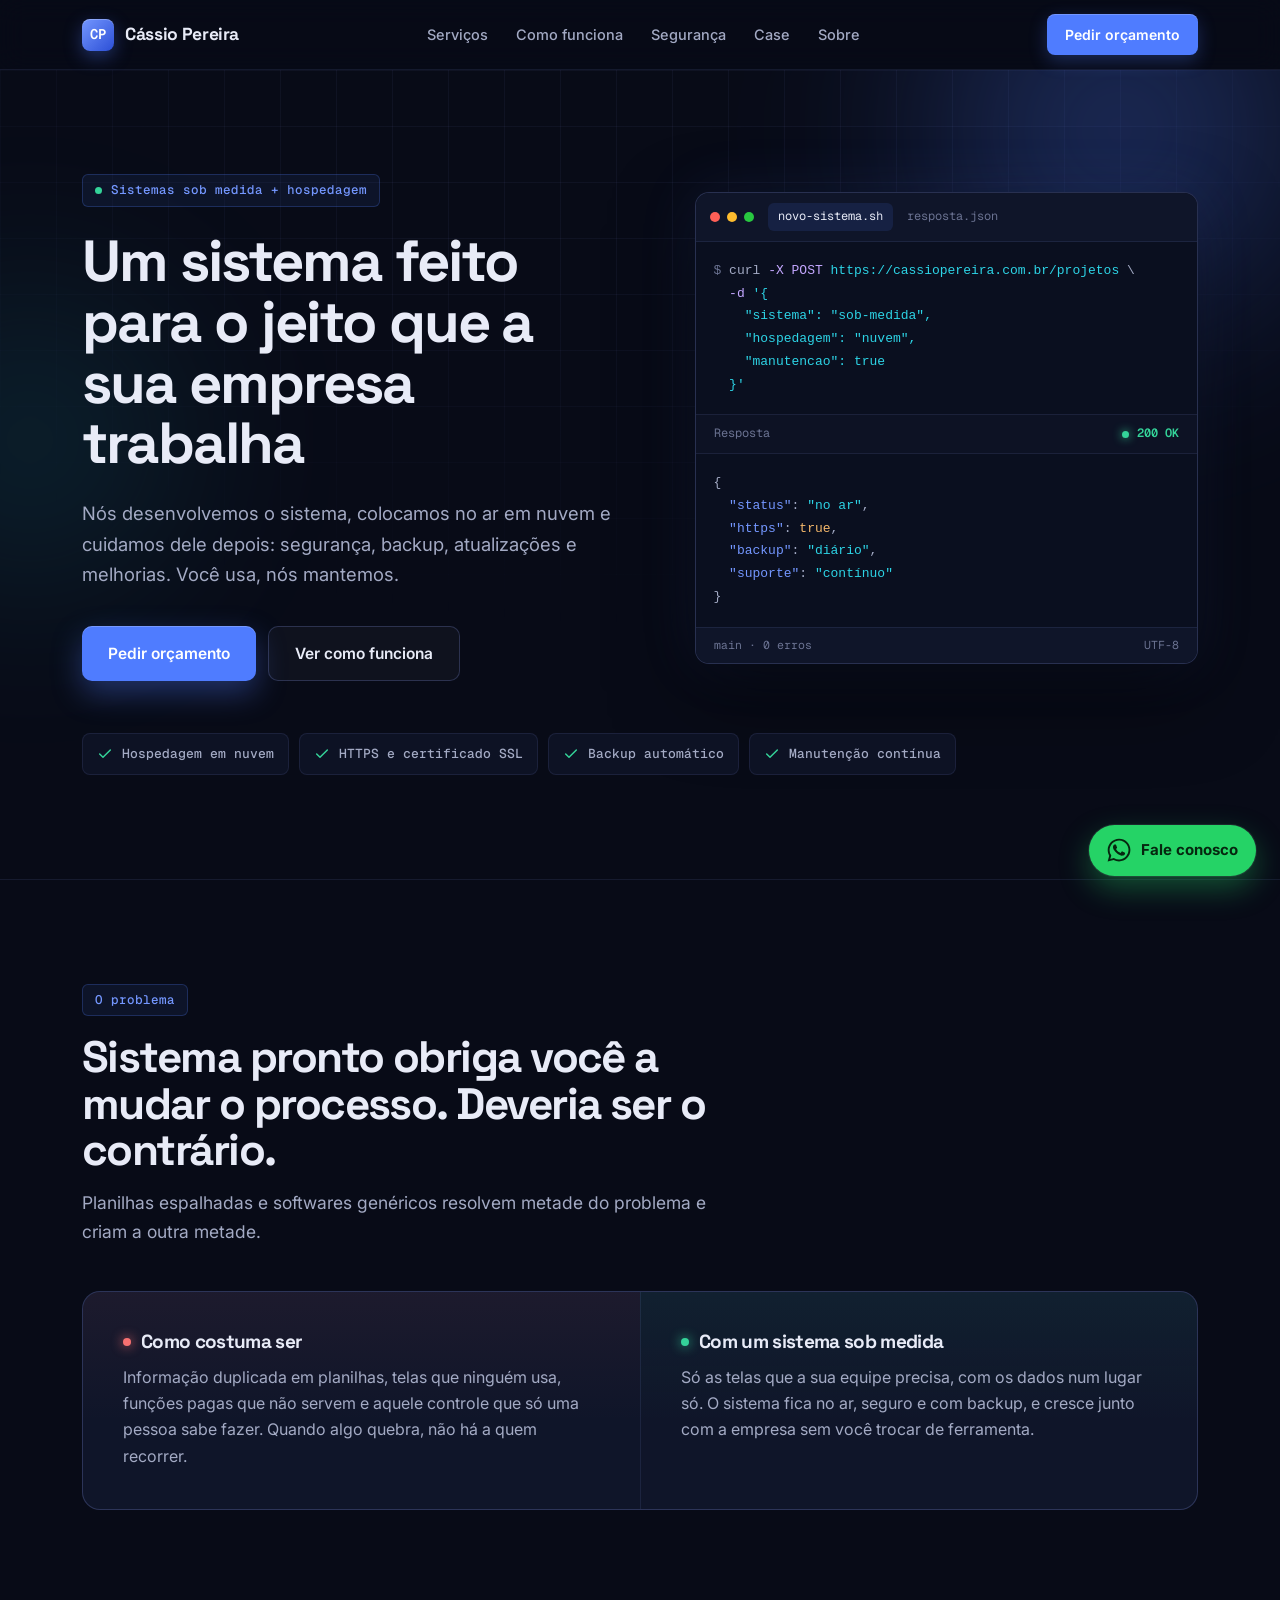
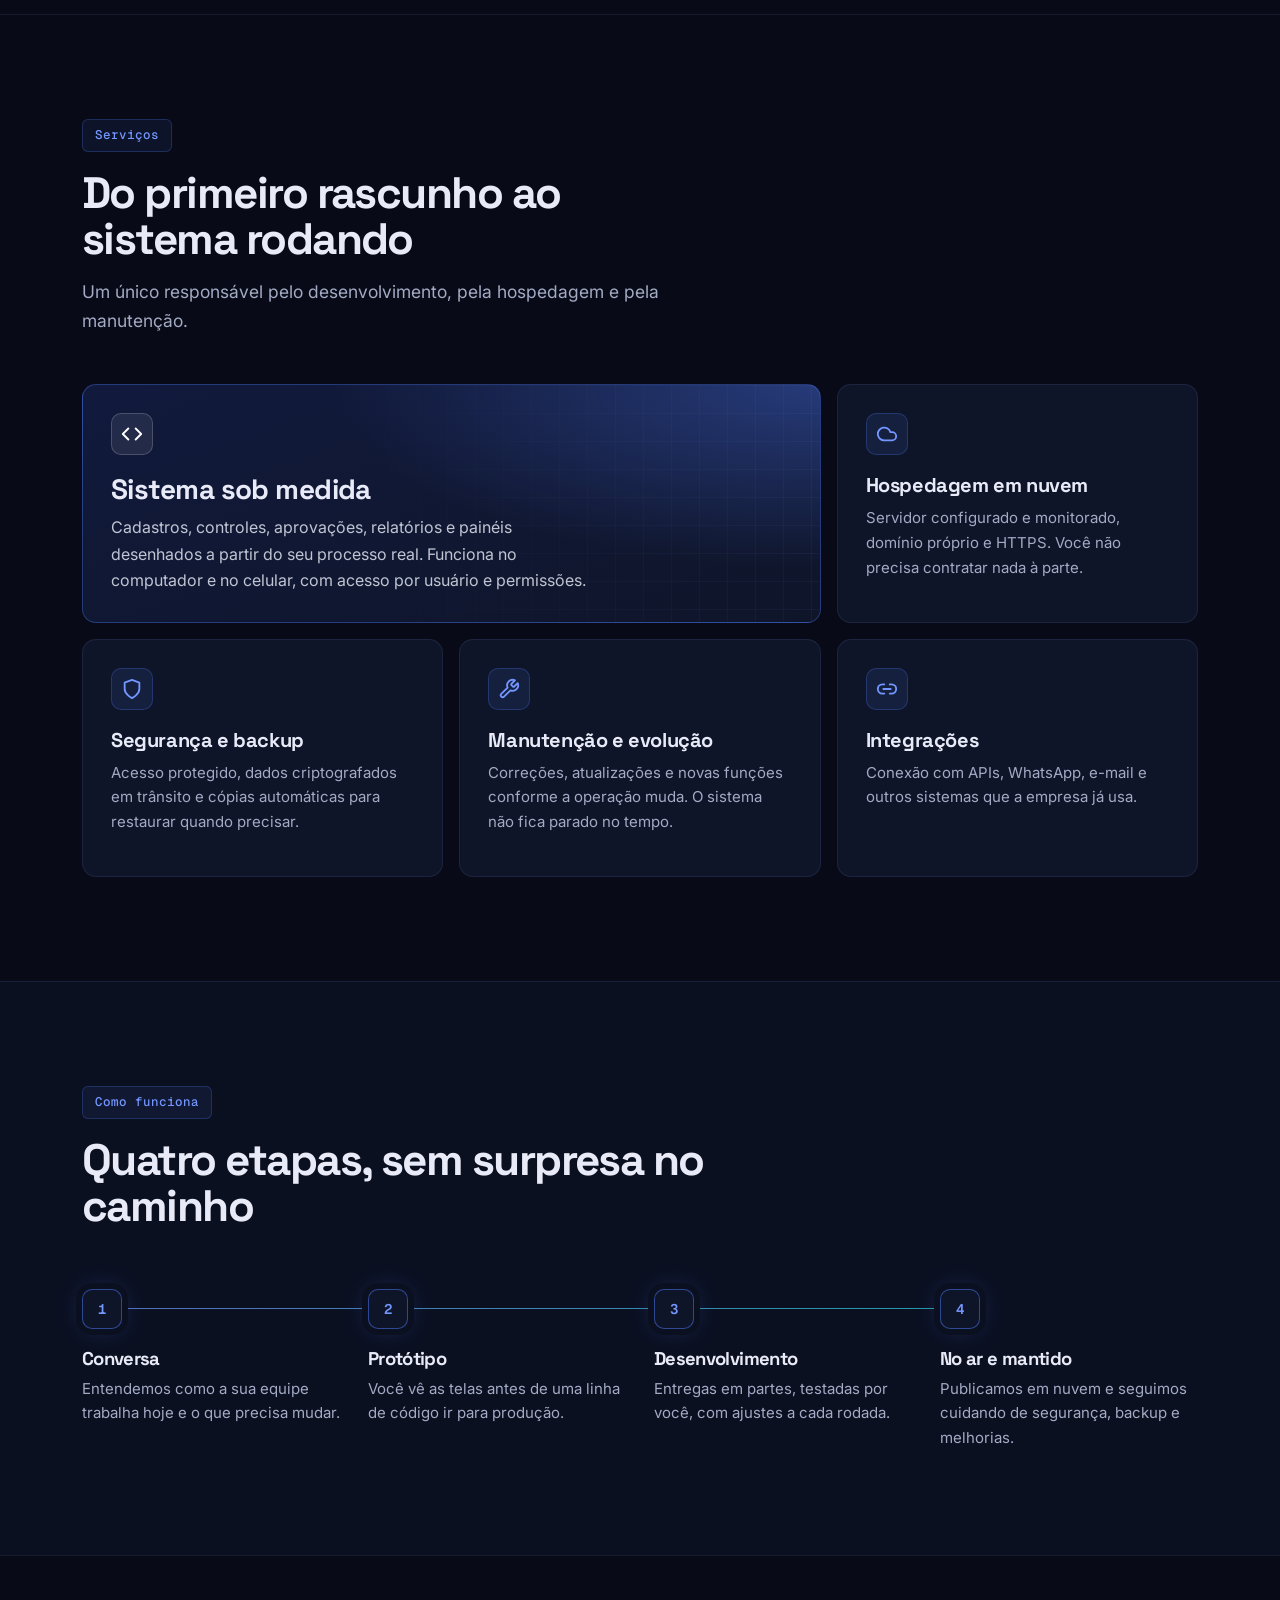
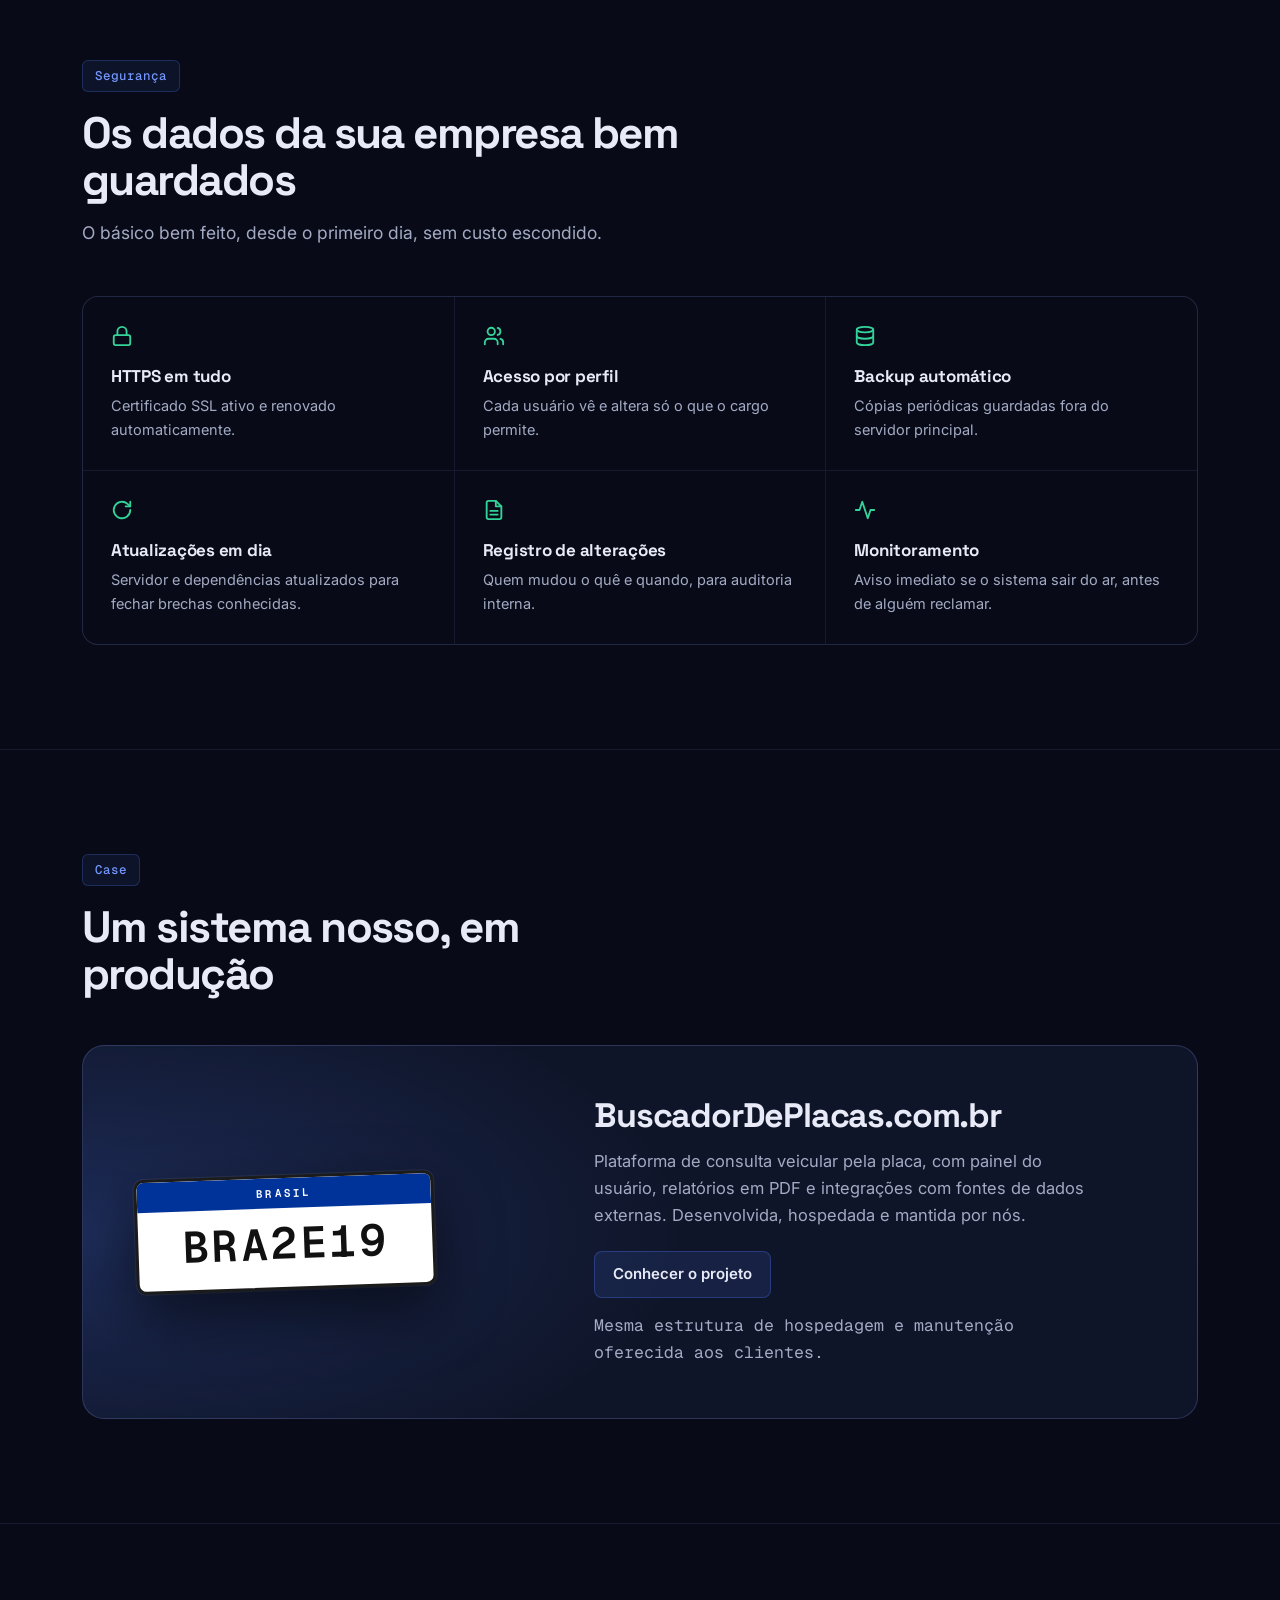
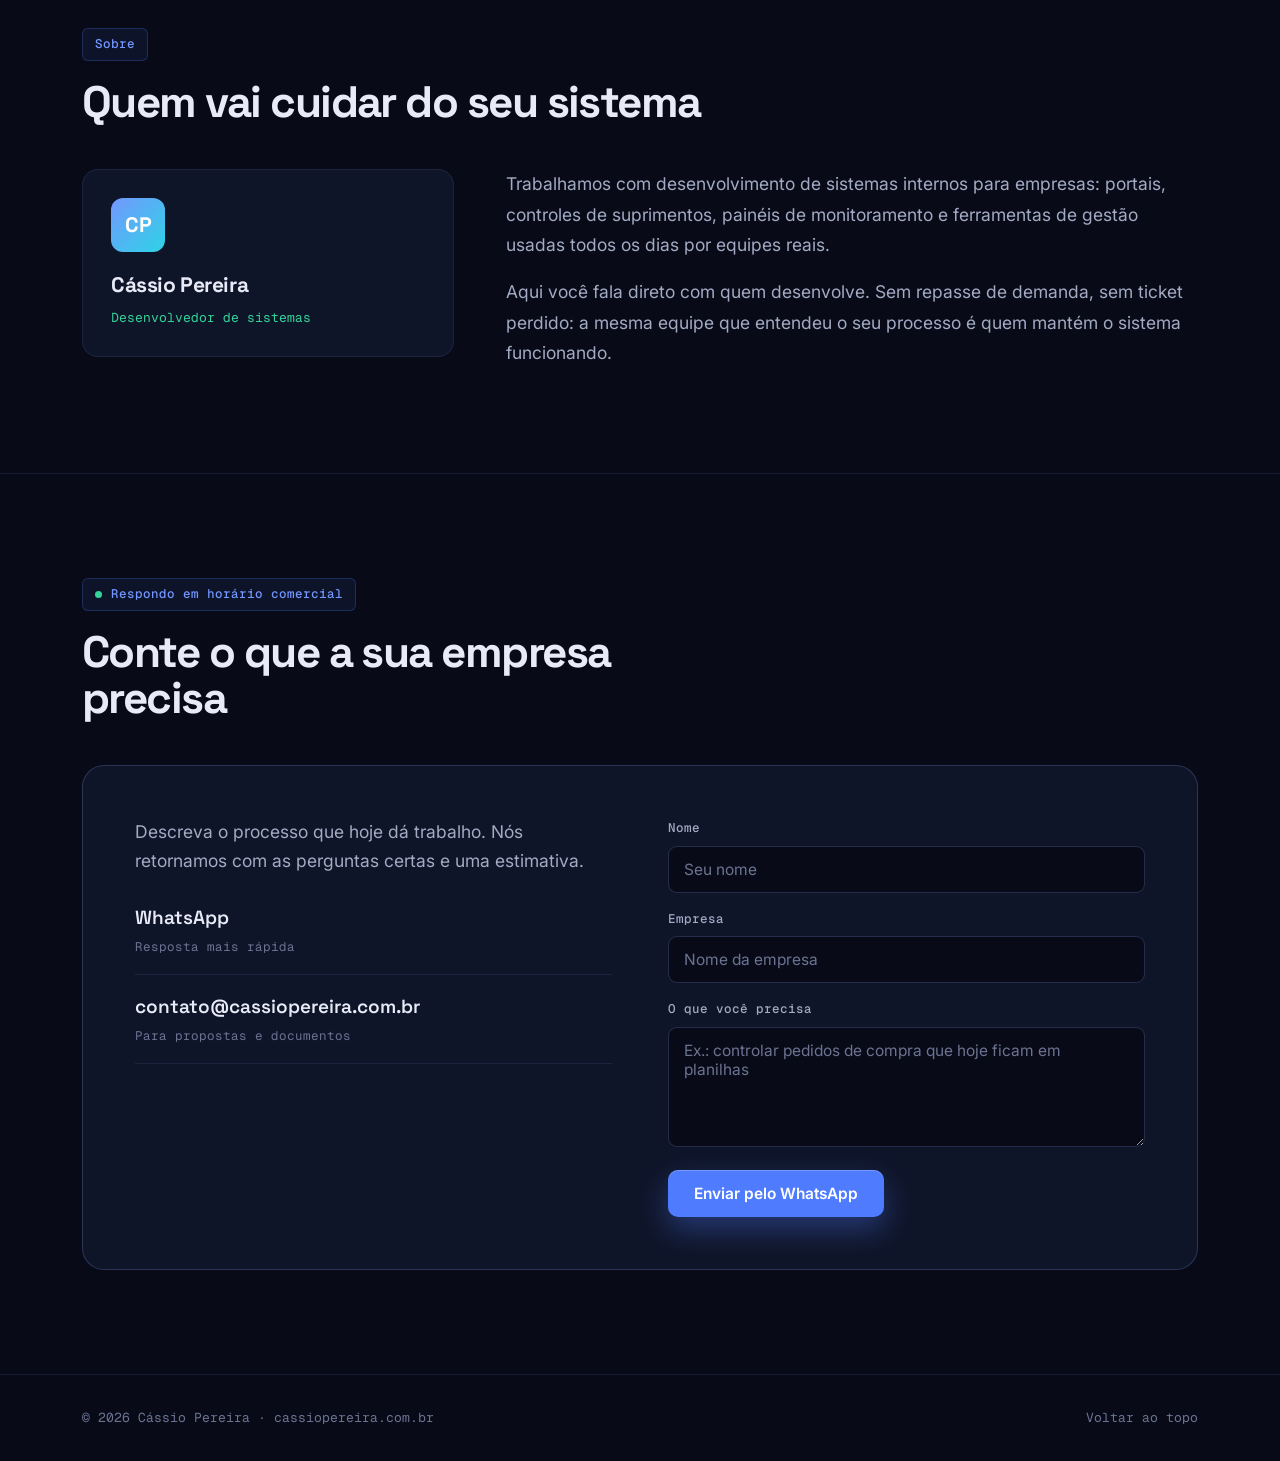
<file: index.html>
<!doctype html>
<html lang="pt-BR">
<head>
  <meta charset="UTF-8" />
  <meta name="viewport" content="width=device-width, initial-scale=1, maximum-scale=5, viewport-fit=cover" />
  <meta name="color-scheme" content="dark" />
  <meta name="theme-color" content="#080b17" />
  <title>Sistemas sob medida para seu negócio</title>
  <meta name="description" content="Sistemas sob medida para empresas, com hospedagem em nuvem, segurança, backup e manutenção contínua." />

  <link rel="preconnect" href="https://fonts.googleapis.com" />
  <link rel="preconnect" href="https://fonts.gstatic.com" crossorigin />
  <link href="https://fonts.googleapis.com/css2?family=Inter:wght@400;500;600;700&family=Space+Grotesk:wght@500;600;700&family=Geist+Mono:wght@400;500;600&display=swap" rel="stylesheet" />

  <link rel="stylesheet" href="style.css" />
</head>
<body>

  <header>
    <div class="wrap nav">
      <a href="#topo" class="brand" aria-label="Cássio Pereira, início">
        <span class="mark">CP</span>
        Cássio Pereira
      </a>
      <nav class="links" aria-label="Principal">
        <a href="#servicos">Serviços</a>
        <a href="#processo">Como funciona</a>
        <a href="#seguranca">Segurança</a>
        <a href="#case">Case</a>
        <a href="#sobre">Sobre</a>
      </nav>
      <a href="#contato" class="nav-cta">Pedir orçamento</a>
    </div>
  </header>

  <main id="topo">

    <!-- ================= HERO ================= -->
    <section class="hero">
      <div class="blob b1" aria-hidden="true"></div>
      <div class="blob b2" aria-hidden="true"></div>

      <div class="wrap hero-grid">
        <div class="hero-inner">
          <span class="pill"><span class="dot"></span>Sistemas sob medida + hospedagem</span>
          <h1>Um sistema feito para o jeito que a sua empresa trabalha</h1>
          <p class="lede">
            Nós desenvolvemos o sistema, colocamos no ar em nuvem e cuidamos dele depois:
            segurança, backup, atualizações e melhorias. Você usa, nós mantemos.
          </p>
          <div class="hero-actions">
            <a href="#contato" class="btn-primary">Pedir orçamento</a>
            <a href="#processo" class="btn-secondary">Ver como funciona</a>
          </div>
        </div>

        <!-- janela de código demonstrativa -->
        <div class="code-win" role="img" aria-label="Exemplo ilustrativo: um pedido de sistema sob medida retorna status 200, com hospedagem, SSL, backup e suporte ativos.">
          <div class="cw-bar">
            <div class="cw-lights" aria-hidden="true"><i></i><i></i><i></i></div>
            <div class="cw-tabs" aria-hidden="true">
              <span class="on">novo-sistema.sh</span>
              <span>resposta.json</span>
            </div>
          </div>
<pre aria-hidden="true"><span class="t-c">$</span> curl <span class="t-f">-X POST</span> <span class="t-s">https://cassiopereira.com.br/projetos</span> \
  <span class="t-f">-d</span> <span class="t-s">'{
    "sistema": "sob-medida",
    "hospedagem": "nuvem",
    "manutencao": true
  }'</span></pre>
          <div class="cw-status" aria-hidden="true">
            <span>Resposta</span>
            <span class="cw-state">
              <span class="cw-loading">Processando…</span>
              <span class="cw-ok">200 OK</span>
            </span>
          </div>
<pre class="cw-resp" aria-hidden="true">{
  <span class="t-k">"status"</span>: <span class="t-s">"no ar"</span>,
  <span class="t-k">"https"</span>: <span class="t-b">true</span>,
  <span class="t-k">"backup"</span>: <span class="t-s">"diário"</span>,
  <span class="t-k">"suporte"</span>: <span class="t-s">"contínuo"</span>
}</pre>
          <div class="cw-foot" aria-hidden="true">
            <span>main · 0 erros</span>
            <span>UTF-8</span>
          </div>
        </div>
      </div>

      <div class="wrap">
        <ul class="hero-chips" aria-label="O que está incluso" style="list-style:none; padding:0;">
          <li class="chip">
            <svg width="16" height="16" viewBox="0 0 24 24" fill="none" stroke="currentColor" stroke-width="2.2" stroke-linecap="round" stroke-linejoin="round" aria-hidden="true"><path d="M20 6 9 17l-5-5"/></svg>
            Hospedagem em nuvem
          </li>
          <li class="chip">
            <svg width="16" height="16" viewBox="0 0 24 24" fill="none" stroke="currentColor" stroke-width="2.2" stroke-linecap="round" stroke-linejoin="round" aria-hidden="true"><path d="M20 6 9 17l-5-5"/></svg>
            HTTPS e certificado SSL
          </li>
          <li class="chip">
            <svg width="16" height="16" viewBox="0 0 24 24" fill="none" stroke="currentColor" stroke-width="2.2" stroke-linecap="round" stroke-linejoin="round" aria-hidden="true"><path d="M20 6 9 17l-5-5"/></svg>
            Backup automático
          </li>
          <li class="chip">
            <svg width="16" height="16" viewBox="0 0 24 24" fill="none" stroke="currentColor" stroke-width="2.2" stroke-linecap="round" stroke-linejoin="round" aria-hidden="true"><path d="M20 6 9 17l-5-5"/></svg>
            Manutenção contínua
          </li>
        </ul>
      </div>
    </section>

    <!-- ================= PROBLEMA ================= -->
    <section id="problema">
      <div class="wrap">
        <div class="eyebrow"><span class="pill">O problema</span></div>
        <h2 class="title">Sistema pronto obriga você a mudar o processo. Deveria ser o contrário.</h2>
        <p class="lede-2">
          Planilhas espalhadas e softwares genéricos resolvem metade do problema e criam a outra metade.
        </p>

        <div class="problem-card">
          <div class="side a">
            <h3>Como costuma ser</h3>
            <p>
              Informação duplicada em planilhas, telas que ninguém usa, funções pagas que não servem
              e aquele controle que só uma pessoa sabe fazer. Quando algo quebra, não há a quem recorrer.
            </p>
          </div>
          <div class="side b">
            <h3>Com um sistema sob medida</h3>
            <p>
              Só as telas que a sua equipe precisa, com os dados num lugar só. O sistema fica no ar,
              seguro e com backup, e cresce junto com a empresa sem você trocar de ferramenta.
            </p>
          </div>
        </div>
      </div>
    </section>

    <!-- ================= SERVIÇOS ================= -->
    <section id="servicos">
      <div class="wrap">
        <div class="eyebrow"><span class="pill">Serviços</span></div>
        <h2 class="title">Do primeiro rascunho ao sistema rodando</h2>
        <p class="lede-2">Um único responsável pelo desenvolvimento, pela hospedagem e pela manutenção.</p>

        <div class="bento">
          <article class="b-card feature">
            <div>
              <div class="b-icon">
                <svg width="22" height="22" viewBox="0 0 24 24" fill="none" stroke="currentColor" stroke-width="2" stroke-linecap="round" stroke-linejoin="round" aria-hidden="true"><path d="m16 18 6-6-6-6"/><path d="m8 6-6 6 6 6"/></svg>
              </div>
              <h3>Sistema sob medida</h3>
            </div>
            <p>
              Cadastros, controles, aprovações, relatórios e painéis desenhados a partir do seu processo real.
              Funciona no computador e no celular, com acesso por usuário e permissões.
            </p>
          </article>

          <article class="b-card">
            <div class="b-icon">
              <svg width="22" height="22" viewBox="0 0 24 24" fill="none" stroke="currentColor" stroke-width="2" stroke-linecap="round" stroke-linejoin="round" aria-hidden="true"><path d="M17.5 19H9a7 7 0 1 1 6.71-9h1.79a4.5 4.5 0 1 1 0 9Z"/></svg>
            </div>
            <h3>Hospedagem em nuvem</h3>
            <p>Servidor configurado e monitorado, domínio próprio e HTTPS. Você não precisa contratar nada à parte.</p>
          </article>

          <article class="b-card">
            <div class="b-icon">
              <svg width="22" height="22" viewBox="0 0 24 24" fill="none" stroke="currentColor" stroke-width="2" stroke-linecap="round" stroke-linejoin="round" aria-hidden="true"><path d="M12 22s8-4 8-10V5l-8-3-8 3v7c0 6 8 10 8 10Z"/></svg>
            </div>
            <h3>Segurança e backup</h3>
            <p>Acesso protegido, dados criptografados em trânsito e cópias automáticas para restaurar quando precisar.</p>
          </article>

          <article class="b-card">
            <div class="b-icon">
              <svg width="22" height="22" viewBox="0 0 24 24" fill="none" stroke="currentColor" stroke-width="2" stroke-linecap="round" stroke-linejoin="round" aria-hidden="true"><path d="M14.7 6.3a1 1 0 0 0 0 1.4l1.6 1.6a1 1 0 0 0 1.4 0l3.77-3.77a6 6 0 0 1-7.94 7.94l-6.91 6.91a2.12 2.12 0 0 1-3-3l6.91-6.91a6 6 0 0 1 7.94-7.94l-3.76 3.76Z"/></svg>
            </div>
            <h3>Manutenção e evolução</h3>
            <p>Correções, atualizações e novas funções conforme a operação muda. O sistema não fica parado no tempo.</p>
          </article>

          <article class="b-card">
            <div class="b-icon">
              <svg width="22" height="22" viewBox="0 0 24 24" fill="none" stroke="currentColor" stroke-width="2" stroke-linecap="round" stroke-linejoin="round" aria-hidden="true"><path d="M9 17H7A5 5 0 0 1 7 7h2"/><path d="M15 7h2a5 5 0 1 1 0 10h-2"/><path d="M8 12h8"/></svg>
            </div>
            <h3>Integrações</h3>
            <p>Conexão com APIs, WhatsApp, e-mail e outros sistemas que a empresa já usa.</p>
          </article>

        </div>
      </div>
    </section>

    <!-- ================= PROCESSO ================= -->
    <section id="processo" class="process">
      <div class="wrap">
        <div class="eyebrow"><span class="pill">Como funciona</span></div>
        <h2 class="title">Quatro etapas, sem surpresa no caminho</h2>

        <ol class="track" style="list-style:none; padding:0; margin-bottom:0;">
          <li class="node">
            <div class="dot">1</div>
            <h3>Conversa</h3>
            <p>Entendemos como a sua equipe trabalha hoje e o que precisa mudar.</p>
          </li>
          <li class="node">
            <div class="dot">2</div>
            <h3>Protótipo</h3>
            <p>Você vê as telas antes de uma linha de código ir para produção.</p>
          </li>
          <li class="node">
            <div class="dot">3</div>
            <h3>Desenvolvimento</h3>
            <p>Entregas em partes, testadas por você, com ajustes a cada rodada.</p>
          </li>
          <li class="node">
            <div class="dot">4</div>
            <h3>No ar e mantido</h3>
            <p>Publicamos em nuvem e seguimos cuidando de segurança, backup e melhorias.</p>
          </li>
        </ol>
      </div>
    </section>

    <!-- ================= SEGURANÇA ================= -->
    <section id="seguranca">
      <div class="wrap">
        <div class="eyebrow"><span class="pill">Segurança</span></div>
        <h2 class="title">Os dados da sua empresa bem guardados</h2>
        <p class="lede-2">O básico bem feito, desde o primeiro dia, sem custo escondido.</p>

        <div class="sec-grid">
          <div class="sec-item">
            <div class="ic"><svg width="22" height="22" viewBox="0 0 24 24" fill="none" stroke="currentColor" stroke-width="2" stroke-linecap="round" stroke-linejoin="round" aria-hidden="true"><rect x="3" y="11" width="18" height="11" rx="2"/><path d="M7 11V7a5 5 0 0 1 10 0v4"/></svg></div>
            <h3>HTTPS em tudo</h3>
            <p>Certificado SSL ativo e renovado automaticamente.</p>
          </div>
          <div class="sec-item">
            <div class="ic"><svg width="22" height="22" viewBox="0 0 24 24" fill="none" stroke="currentColor" stroke-width="2" stroke-linecap="round" stroke-linejoin="round" aria-hidden="true"><path d="M16 21v-2a4 4 0 0 0-4-4H6a4 4 0 0 0-4 4v2"/><circle cx="9" cy="7" r="4"/><path d="M22 21v-2a4 4 0 0 0-3-3.87"/><path d="M16 3.13a4 4 0 0 1 0 7.75"/></svg></div>
            <h3>Acesso por perfil</h3>
            <p>Cada usuário vê e altera só o que o cargo permite.</p>
          </div>
          <div class="sec-item">
            <div class="ic"><svg width="22" height="22" viewBox="0 0 24 24" fill="none" stroke="currentColor" stroke-width="2" stroke-linecap="round" stroke-linejoin="round" aria-hidden="true"><ellipse cx="12" cy="5" rx="9" ry="3"/><path d="M3 5v14c0 1.66 4 3 9 3s9-1.34 9-3V5"/><path d="M3 12c0 1.66 4 3 9 3s9-1.34 9-3"/></svg></div>
            <h3>Backup automático</h3>
            <p>Cópias periódicas guardadas fora do servidor principal.</p>
          </div>
          <div class="sec-item">
            <div class="ic"><svg width="22" height="22" viewBox="0 0 24 24" fill="none" stroke="currentColor" stroke-width="2" stroke-linecap="round" stroke-linejoin="round" aria-hidden="true"><path d="M21 12a9 9 0 1 1-3-6.7L21 8"/><path d="M21 3v5h-5"/></svg></div>
            <h3>Atualizações em dia</h3>
            <p>Servidor e dependências atualizados para fechar brechas conhecidas.</p>
          </div>
          <div class="sec-item">
            <div class="ic"><svg width="22" height="22" viewBox="0 0 24 24" fill="none" stroke="currentColor" stroke-width="2" stroke-linecap="round" stroke-linejoin="round" aria-hidden="true"><path d="M14 2H6a2 2 0 0 0-2 2v16a2 2 0 0 0 2 2h12a2 2 0 0 0 2-2V8Z"/><path d="M14 2v6h6"/><path d="M16 13H8"/><path d="M16 17H8"/></svg></div>
            <h3>Registro de alterações</h3>
            <p>Quem mudou o quê e quando, para auditoria interna.</p>
          </div>
          <div class="sec-item">
            <div class="ic"><svg width="22" height="22" viewBox="0 0 24 24" fill="none" stroke="currentColor" stroke-width="2" stroke-linecap="round" stroke-linejoin="round" aria-hidden="true"><path d="M22 12h-4l-3 9L9 3l-3 9H2"/></svg></div>
            <h3>Monitoramento</h3>
            <p>Aviso imediato se o sistema sair do ar, antes de alguém reclamar.</p>
          </div>
        </div>
      </div>
    </section>

    <!-- ================= CASE ================= -->
    <section id="case">
      <div class="wrap">
        <div class="eyebrow"><span class="pill">Case</span></div>
        <h2 class="title">Um sistema nosso, em produção</h2>

        <div class="case-wrap">
          <div class="plate" aria-hidden="true">
            <div class="flag">BRASIL</div>
            <div class="n">BRA2E19</div>
          </div>
          <div>
            <h3>BuscadorDePlacas.com.br</h3>
            <p>
              Plataforma de consulta veicular pela placa, com painel do usuário, relatórios em PDF
              e integrações com fontes de dados externas. Desenvolvida, hospedada e mantida por nós.
            </p>
            <a class="case-link" href="https://buscadordeplacas.com.br" target="_blank" rel="noopener">Conhecer o projeto</a>
            <p class="case-note">Mesma estrutura de hospedagem e manutenção oferecida aos clientes.</p>
          </div>
        </div>
      </div>
    </section>

    <!-- ================= SOBRE ================= -->
    <section id="sobre">
      <div class="wrap">
        <div class="eyebrow"><span class="pill">Sobre</span></div>
        <h2 class="title">Quem vai cuidar do seu sistema</h2>

        <div class="about">
          <div class="card">
            <div class="av" aria-hidden="true">CP</div>
            <div class="n">Cássio Pereira</div>
            <div class="r">Desenvolvedor de sistemas</div>
          </div>
          <div class="body">
            <p>
              Trabalhamos com desenvolvimento de sistemas internos para empresas: portais, controles de
              suprimentos, painéis de monitoramento e ferramentas de gestão usadas todos os dias por equipes reais.
            </p>
            <p>
              Aqui você fala direto com quem desenvolve. Sem repasse de demanda, sem ticket perdido:
              a mesma equipe que entendeu o seu processo é quem mantém o sistema funcionando.
            </p>
          </div>
        </div>
      </div>
    </section>

    <!-- ================= CONTATO ================= -->
    <section id="contato">
      <div class="wrap">
        <div class="eyebrow"><span class="pill"><span class="dot"></span>Respondo em horário comercial</span></div>
        <h2 class="title">Conte o que a sua empresa precisa</h2>

        <div class="contact-wrap">
          <div>
            <p class="lede-2" style="margin-top:0;">
              Descreva o processo que hoje dá trabalho. Nós retornamos com as perguntas certas e uma estimativa.
            </p>
            <ul class="channels">
              <li>
                <a href="https://wa.me/__TELEFONE_PRINCIPAL__" target="_blank" rel="noopener">WhatsApp</a>
                <span>Resposta mais rápida</span>
              </li>
              <li>
                <!-- TROCAR: confirme o e-mail -->
                <a href="mailto:contato@cassiopereira.com.br">contato@cassiopereira.com.br</a>
                <span>Para propostas e documentos</span>
              </li>
            </ul>
          </div>

          <form class="cf" id="contact-form" novalidate>
            <div class="field">
              <label for="cf-nome">Nome</label>
              <input id="cf-nome" name="nome" type="text" autocomplete="name" placeholder="Seu nome" required />
            </div>
            <div class="field">
              <label for="cf-empresa">Empresa</label>
              <input id="cf-empresa" name="empresa" type="text" autocomplete="organization" placeholder="Nome da empresa" />
            </div>
            <div class="field">
              <label for="cf-msg">O que você precisa</label>
              <textarea id="cf-msg" name="mensagem" placeholder="Ex.: controlar pedidos de compra que hoje ficam em planilhas" required></textarea>
            </div>
            <button type="submit" class="btn-primary">Enviar pelo WhatsApp</button>
          </form>
        </div>
      </div>
    </section>

  </main>

  <footer>
    <div class="wrap foot">
      <span>© <span id="ano"></span> Cássio Pereira · cassiopereira.com.br</span>
      <a href="#topo">Voltar ao topo</a>
    </div>
  </footer>

  <a class="wa-float" href="https://wa.me/__TELEFONE_PRINCIPAL__" target="_blank" rel="noopener" aria-label="Falar no WhatsApp">
    <svg width="24" height="24" viewBox="0 0 24 24" fill="currentColor" aria-hidden="true"><path d="M17.47 14.38c-.3-.15-1.76-.87-2.03-.97-.27-.1-.47-.15-.67.15-.2.3-.77.97-.94 1.17-.17.2-.35.22-.64.07-.3-.15-1.26-.46-2.4-1.48-.88-.79-1.48-1.76-1.66-2.06-.17-.3-.02-.46.13-.6.13-.14.3-.35.45-.52.15-.18.2-.3.3-.5.1-.2.05-.38-.02-.53-.08-.15-.67-1.6-.92-2.2-.24-.58-.49-.5-.67-.5h-.57c-.2 0-.52.07-.8.37-.27.3-1.04 1.02-1.04 2.48 0 1.46 1.07 2.88 1.21 3.07.15.2 2.1 3.2 5.08 4.49.71.3 1.27.49 1.7.63.72.23 1.37.2 1.88.12.57-.09 1.76-.72 2-1.41.25-.7.25-1.29.18-1.41-.08-.13-.27-.2-.57-.35M12.05 21.5h-.01a9.4 9.4 0 0 1-4.8-1.32l-.34-.2-3.57.93.96-3.48-.23-.36a9.43 9.43 0 1 1 7.99 4.43m8.02-17.46A11.27 11.27 0 0 0 12.05.72C5.8.72.71 5.8.7 12.06c0 2 .52 3.95 1.52 5.67L.6 23.6l6.02-1.58a11.33 11.33 0 0 0 5.42 1.38h.01c6.25 0 11.34-5.09 11.34-11.34 0-3.03-1.18-5.88-3.32-8.02"/></svg>
    <span class="wa-label">Fale conosco</span>
  </a>

  <script>
    const WA_NUMBER = '__TELEFONE_PRINCIPAL__';

    document.getElementById('ano').textContent = new Date().getFullYear();

    document.getElementById('contact-form').addEventListener('submit', (e) => {
      e.preventDefault();
      const f = e.currentTarget;
      const nome = f.nome.value.trim();
      const empresa = f.empresa.value.trim();
      const msg = f.mensagem.value.trim();

      if (!nome) { f.nome.focus(); return; }
      if (!msg) { f.mensagem.focus(); return; }

      const texto =
        `Olá, Cássio! Sou ${nome}${empresa ? ` (${empresa})` : ''}.\n\n` +
        `O que preciso: ${msg}`;

      window.open(`https://wa.me/${WA_NUMBER}?text=${encodeURIComponent(texto)}`, '_blank', 'noopener');
    });
  </script>
</body>
</html>
</file>
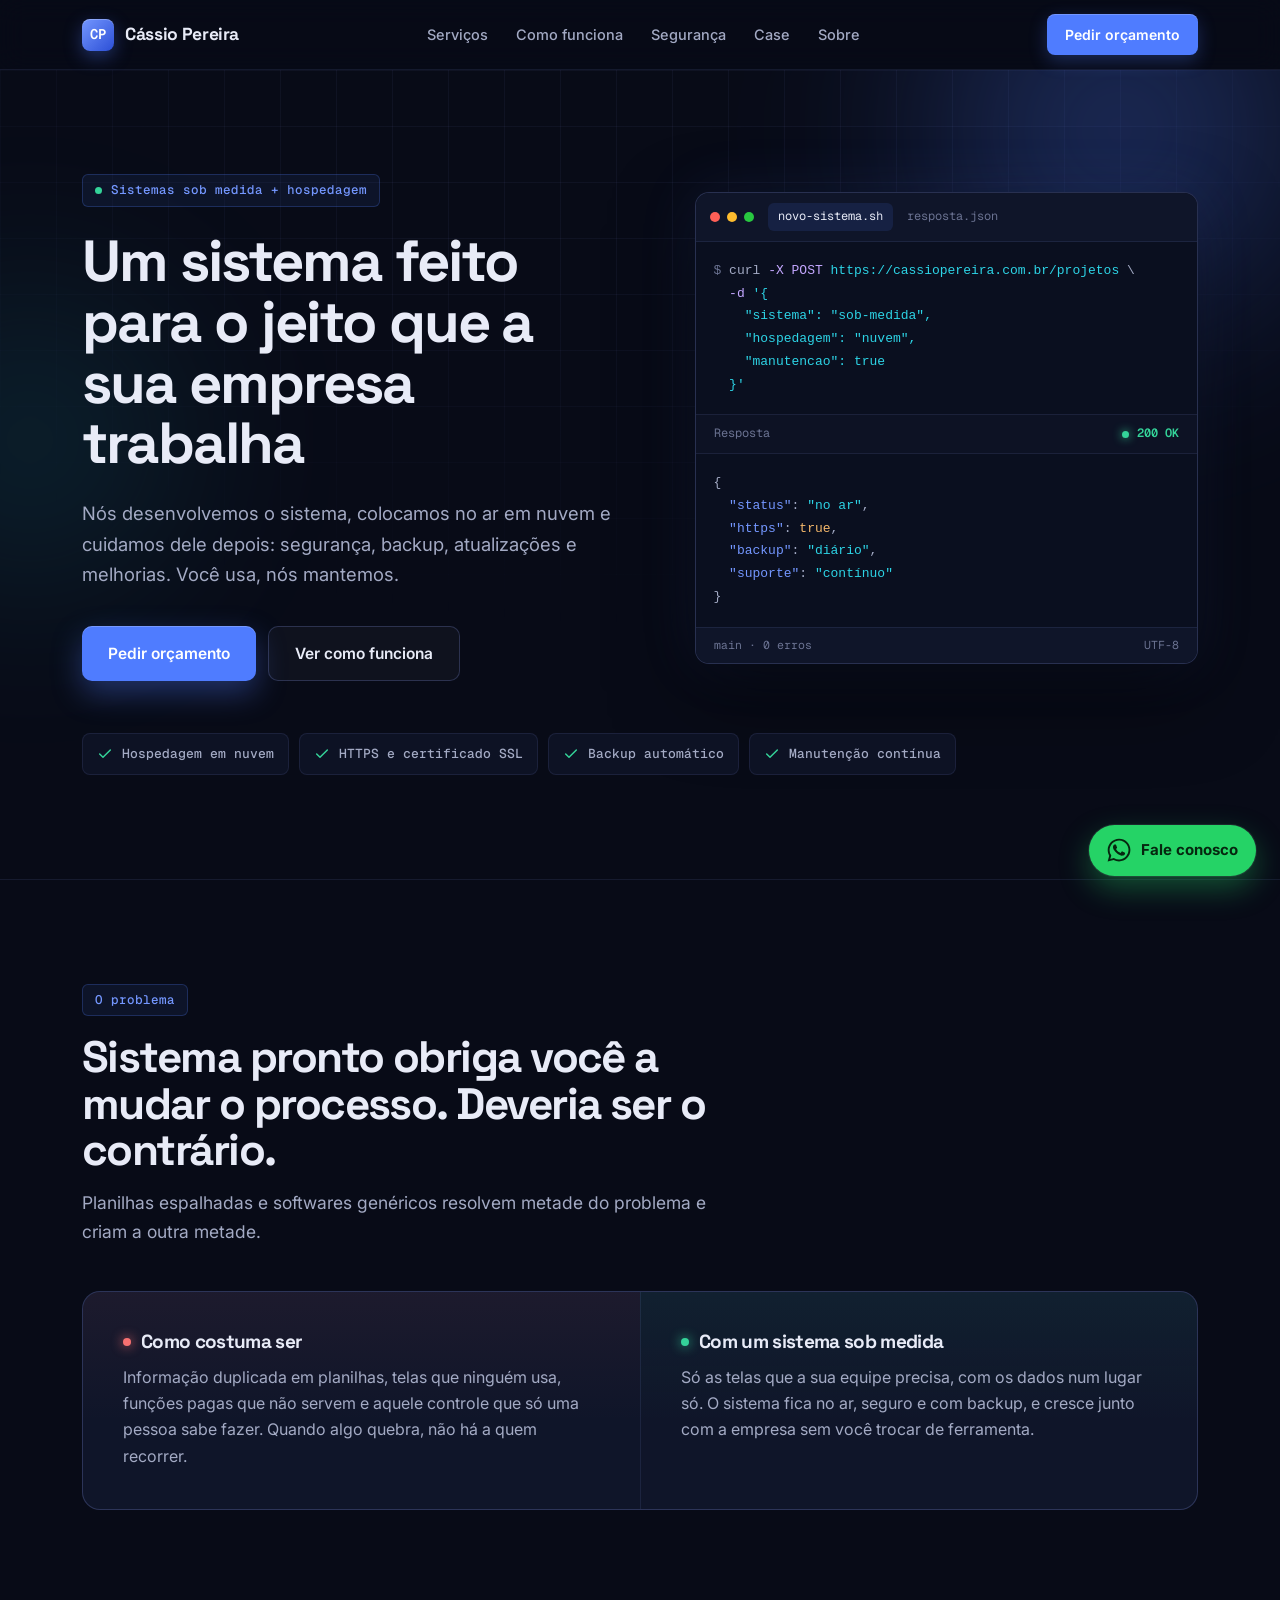
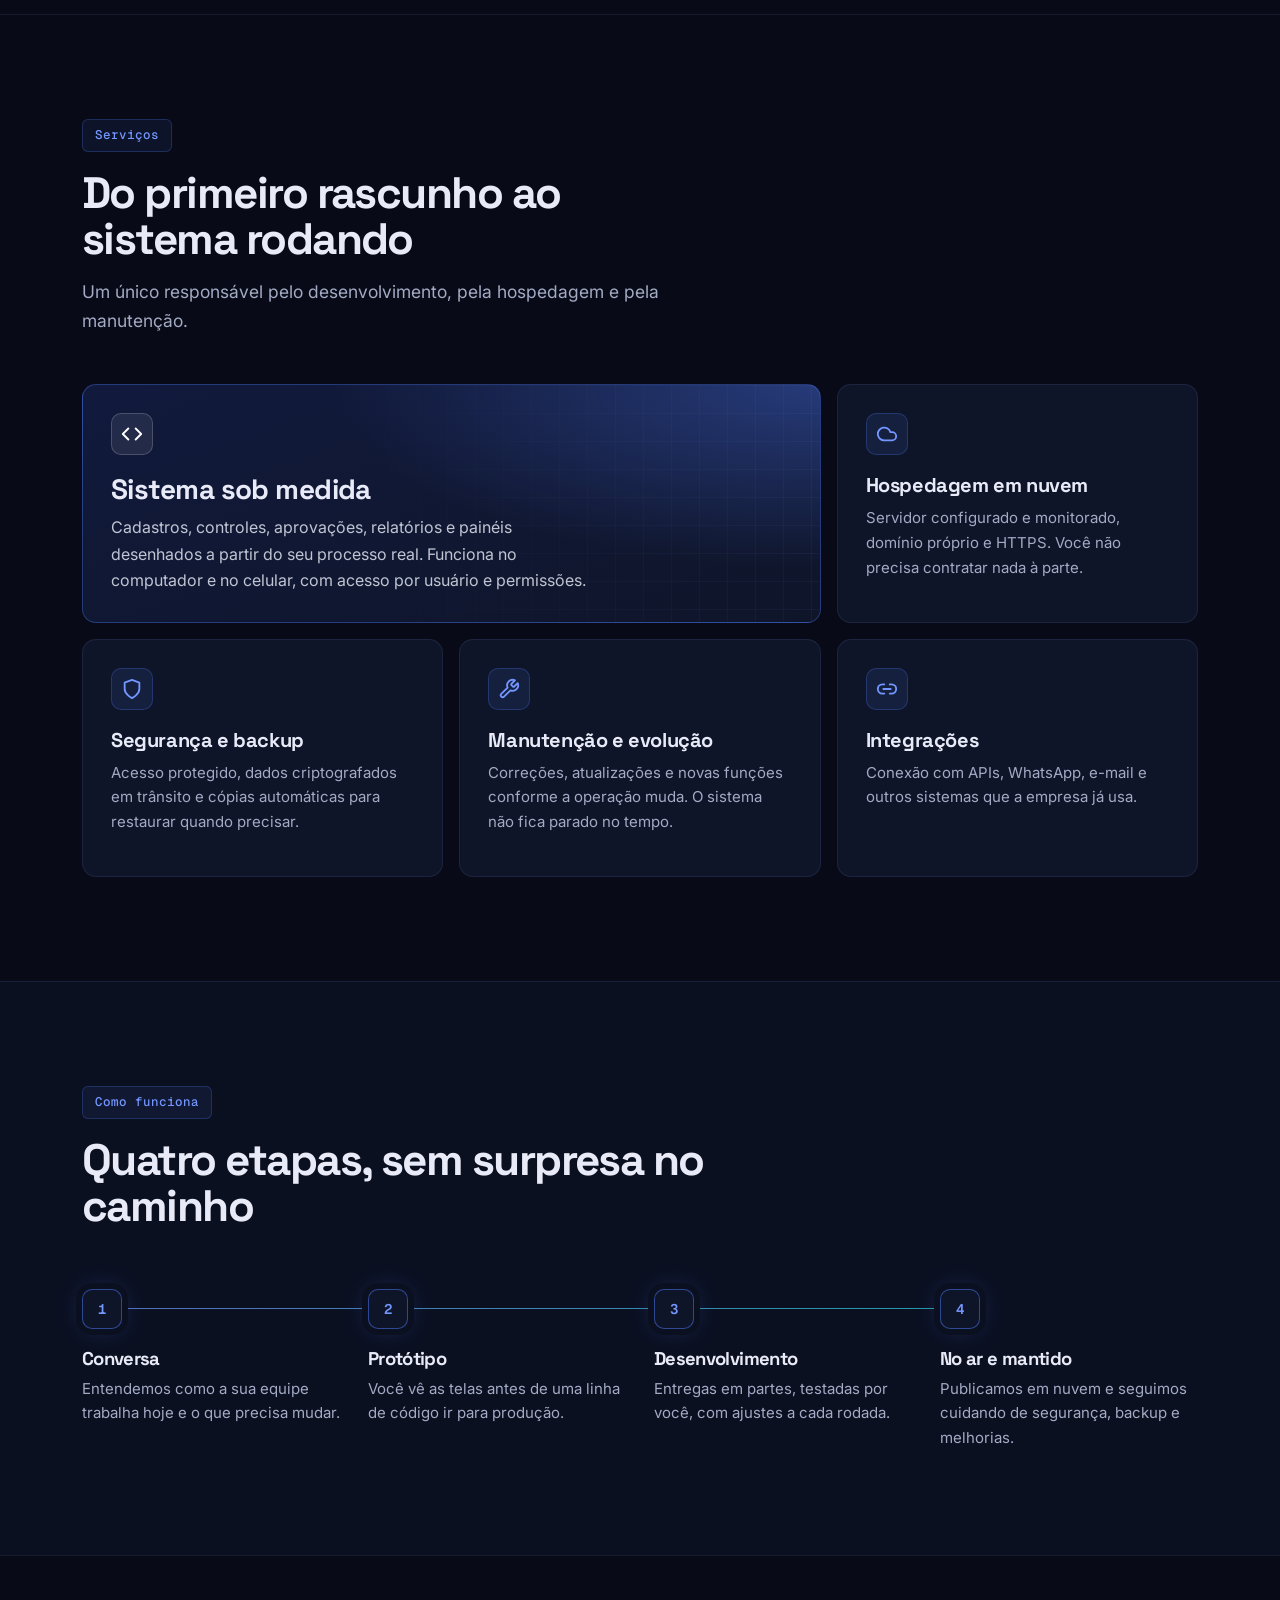
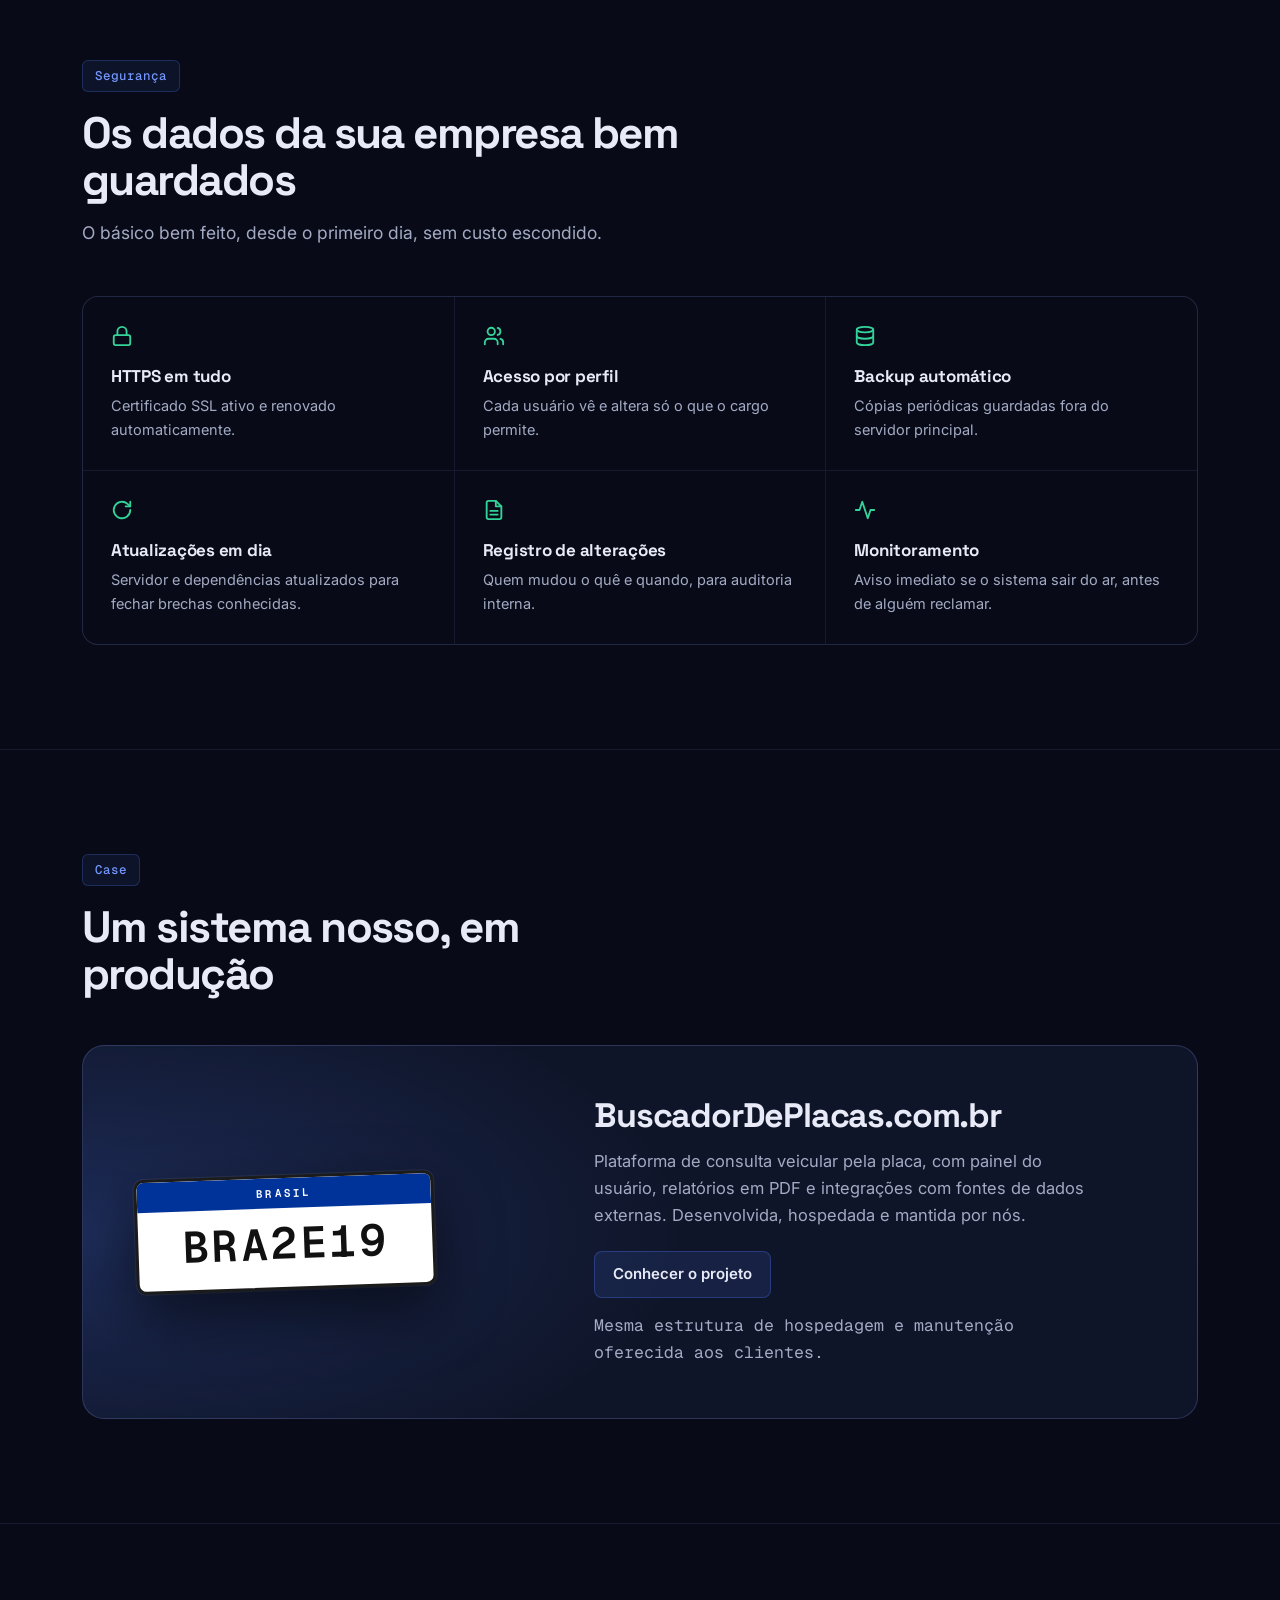
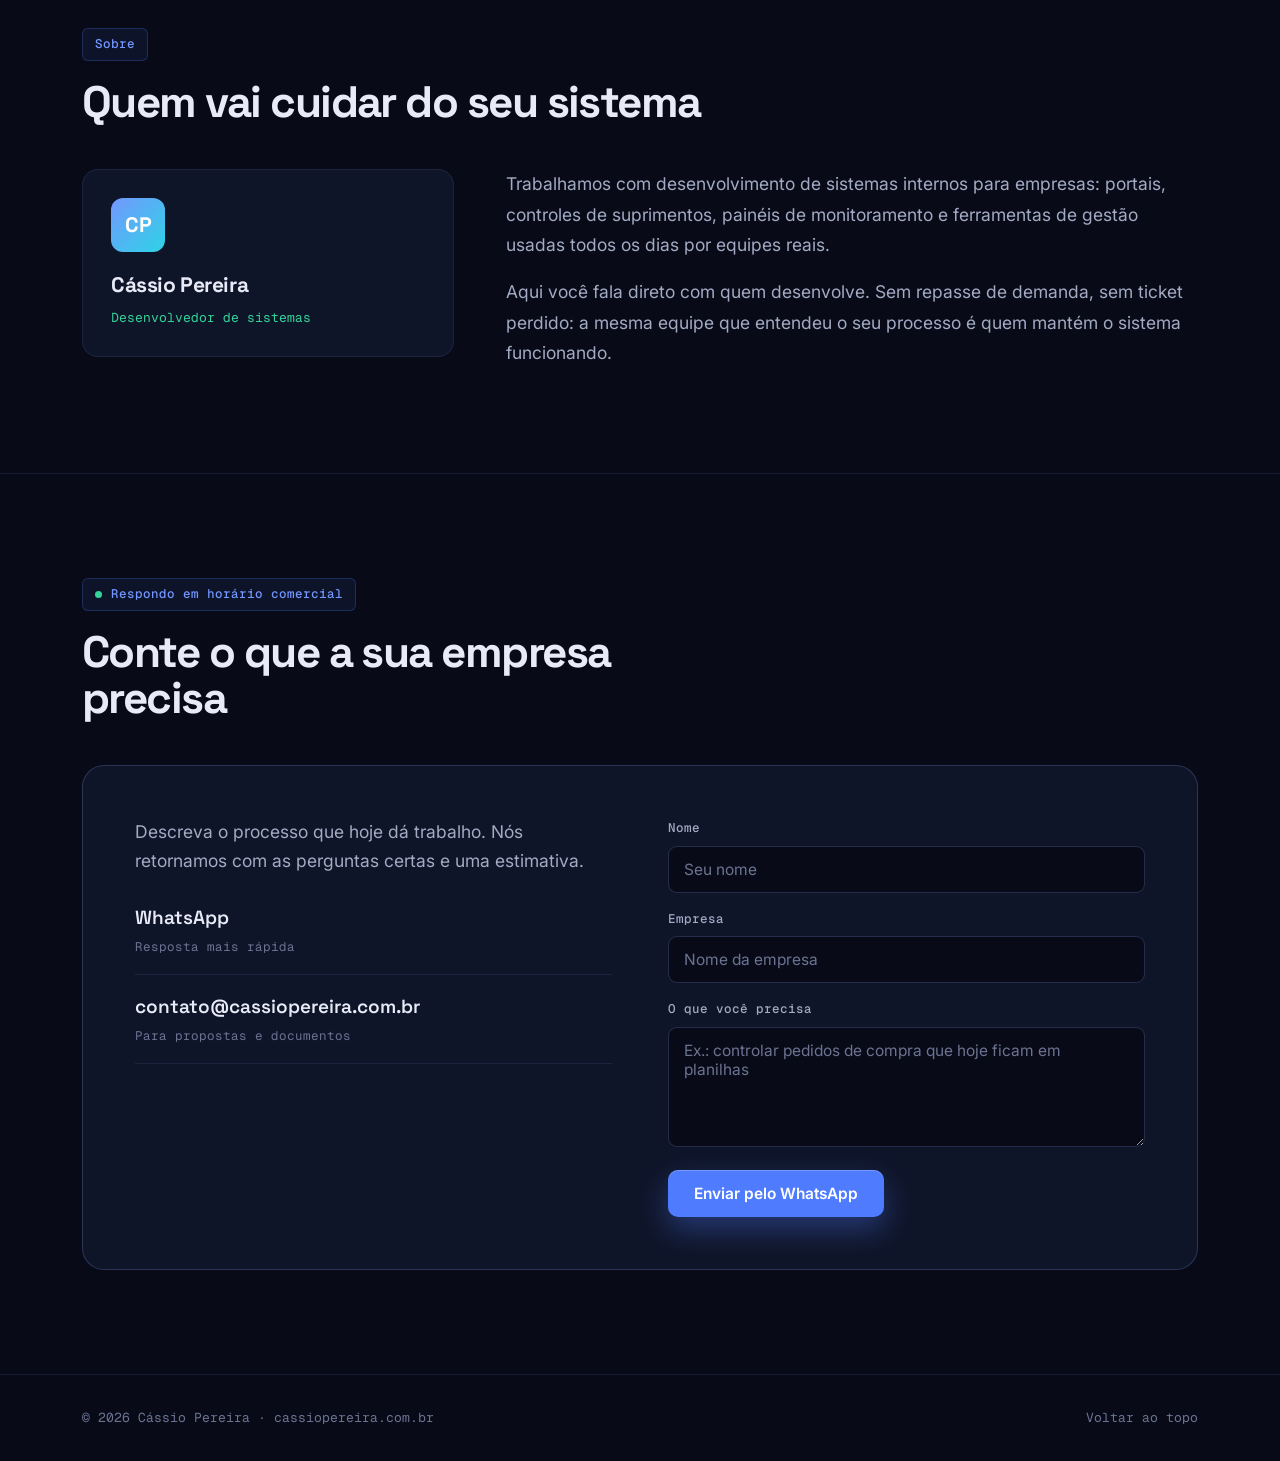
<file: public/index.html>
<!doctype html>
<html lang="pt-BR">
<head>
  <meta charset="UTF-8" />
  <meta name="viewport" content="width=device-width, initial-scale=1, maximum-scale=5, viewport-fit=cover" />
  <meta name="color-scheme" content="dark" />
  <meta name="theme-color" content="#080b17" />
  <title>Sistemas sob medida para seu negócio</title>
  <meta name="description" content="Sistemas sob medida para empresas, com hospedagem em nuvem, segurança, backup e manutenção contínua." />

  <link rel="preconnect" href="https://fonts.googleapis.com" />
  <link rel="preconnect" href="https://fonts.gstatic.com" crossorigin />
  <link href="https://fonts.googleapis.com/css2?family=Inter:wght@400;500;600;700&family=Space+Grotesk:wght@500;600;700&family=Geist+Mono:wght@400;500;600&display=swap" rel="stylesheet" />

  <link rel="stylesheet" href="style.css" />
</head>
<body>

  <header>
    <div class="wrap nav">
      <a href="#topo" class="brand" aria-label="Cássio Pereira, início">
        <span class="mark">CP</span>
        Cássio Pereira
      </a>
      <nav class="links" aria-label="Principal">
        <a href="#servicos">Serviços</a>
        <a href="#processo">Como funciona</a>
        <a href="#seguranca">Segurança</a>
        <a href="#case">Case</a>
        <a href="#sobre">Sobre</a>
      </nav>
      <a href="#contato" class="nav-cta">Pedir orçamento</a>
    </div>
  </header>

  <main id="topo">

    <!-- ================= HERO ================= -->
    <section class="hero">
      <div class="blob b1" aria-hidden="true"></div>
      <div class="blob b2" aria-hidden="true"></div>

      <div class="wrap hero-grid">
        <div class="hero-inner">
          <span class="pill"><span class="dot"></span>Sistemas sob medida + hospedagem</span>
          <h1>Um sistema feito para o jeito que a sua empresa trabalha</h1>
          <p class="lede">
            Nós desenvolvemos o sistema, colocamos no ar em nuvem e cuidamos dele depois:
            segurança, backup, atualizações e melhorias. Você usa, nós mantemos.
          </p>
          <div class="hero-actions">
            <a href="#contato" class="btn-primary">Pedir orçamento</a>
            <a href="#processo" class="btn-secondary">Ver como funciona</a>
          </div>
        </div>

        <!-- janela de código demonstrativa -->
        <div class="code-win" role="img" aria-label="Exemplo ilustrativo: um pedido de sistema sob medida retorna status 200, com hospedagem, SSL, backup e suporte ativos.">
          <div class="cw-bar">
            <div class="cw-lights" aria-hidden="true"><i></i><i></i><i></i></div>
            <div class="cw-tabs" aria-hidden="true">
              <span class="on">novo-sistema.sh</span>
              <span>resposta.json</span>
            </div>
          </div>
<pre aria-hidden="true"><span class="t-c">$</span> curl <span class="t-f">-X POST</span> <span class="t-s">https://cassiopereira.com.br/projetos</span> \
  <span class="t-f">-d</span> <span class="t-s">'{
    "sistema": "sob-medida",
    "hospedagem": "nuvem",
    "manutencao": true
  }'</span></pre>
          <div class="cw-status" aria-hidden="true">
            <span>Resposta</span>
            <span class="cw-state">
              <span class="cw-loading">Processando…</span>
              <span class="cw-ok">200 OK</span>
            </span>
          </div>
<pre class="cw-resp" aria-hidden="true">{
  <span class="t-k">"status"</span>: <span class="t-s">"no ar"</span>,
  <span class="t-k">"https"</span>: <span class="t-b">true</span>,
  <span class="t-k">"backup"</span>: <span class="t-s">"diário"</span>,
  <span class="t-k">"suporte"</span>: <span class="t-s">"contínuo"</span>
}</pre>
          <div class="cw-foot" aria-hidden="true">
            <span>main · 0 erros</span>
            <span>UTF-8</span>
          </div>
        </div>
      </div>

      <div class="wrap">
        <ul class="hero-chips" aria-label="O que está incluso" style="list-style:none; padding:0;">
          <li class="chip">
            <svg width="16" height="16" viewBox="0 0 24 24" fill="none" stroke="currentColor" stroke-width="2.2" stroke-linecap="round" stroke-linejoin="round" aria-hidden="true"><path d="M20 6 9 17l-5-5"/></svg>
            Hospedagem em nuvem
          </li>
          <li class="chip">
            <svg width="16" height="16" viewBox="0 0 24 24" fill="none" stroke="currentColor" stroke-width="2.2" stroke-linecap="round" stroke-linejoin="round" aria-hidden="true"><path d="M20 6 9 17l-5-5"/></svg>
            HTTPS e certificado SSL
          </li>
          <li class="chip">
            <svg width="16" height="16" viewBox="0 0 24 24" fill="none" stroke="currentColor" stroke-width="2.2" stroke-linecap="round" stroke-linejoin="round" aria-hidden="true"><path d="M20 6 9 17l-5-5"/></svg>
            Backup automático
          </li>
          <li class="chip">
            <svg width="16" height="16" viewBox="0 0 24 24" fill="none" stroke="currentColor" stroke-width="2.2" stroke-linecap="round" stroke-linejoin="round" aria-hidden="true"><path d="M20 6 9 17l-5-5"/></svg>
            Manutenção contínua
          </li>
        </ul>
      </div>
    </section>

    <!-- ================= PROBLEMA ================= -->
    <section id="problema">
      <div class="wrap">
        <div class="eyebrow"><span class="pill">O problema</span></div>
        <h2 class="title">Sistema pronto obriga você a mudar o processo. Deveria ser o contrário.</h2>
        <p class="lede-2">
          Planilhas espalhadas e softwares genéricos resolvem metade do problema e criam a outra metade.
        </p>

        <div class="problem-card">
          <div class="side a">
            <h3>Como costuma ser</h3>
            <p>
              Informação duplicada em planilhas, telas que ninguém usa, funções pagas que não servem
              e aquele controle que só uma pessoa sabe fazer. Quando algo quebra, não há a quem recorrer.
            </p>
          </div>
          <div class="side b">
            <h3>Com um sistema sob medida</h3>
            <p>
              Só as telas que a sua equipe precisa, com os dados num lugar só. O sistema fica no ar,
              seguro e com backup, e cresce junto com a empresa sem você trocar de ferramenta.
            </p>
          </div>
        </div>
      </div>
    </section>

    <!-- ================= SERVIÇOS ================= -->
    <section id="servicos">
      <div class="wrap">
        <div class="eyebrow"><span class="pill">Serviços</span></div>
        <h2 class="title">Do primeiro rascunho ao sistema rodando</h2>
        <p class="lede-2">Um único responsável pelo desenvolvimento, pela hospedagem e pela manutenção.</p>

        <div class="bento">
          <article class="b-card feature">
            <div>
              <div class="b-icon">
                <svg width="22" height="22" viewBox="0 0 24 24" fill="none" stroke="currentColor" stroke-width="2" stroke-linecap="round" stroke-linejoin="round" aria-hidden="true"><path d="m16 18 6-6-6-6"/><path d="m8 6-6 6 6 6"/></svg>
              </div>
              <h3>Sistema sob medida</h3>
            </div>
            <p>
              Cadastros, controles, aprovações, relatórios e painéis desenhados a partir do seu processo real.
              Funciona no computador e no celular, com acesso por usuário e permissões.
            </p>
          </article>

          <article class="b-card">
            <div class="b-icon">
              <svg width="22" height="22" viewBox="0 0 24 24" fill="none" stroke="currentColor" stroke-width="2" stroke-linecap="round" stroke-linejoin="round" aria-hidden="true"><path d="M17.5 19H9a7 7 0 1 1 6.71-9h1.79a4.5 4.5 0 1 1 0 9Z"/></svg>
            </div>
            <h3>Hospedagem em nuvem</h3>
            <p>Servidor configurado e monitorado, domínio próprio e HTTPS. Você não precisa contratar nada à parte.</p>
          </article>

          <article class="b-card">
            <div class="b-icon">
              <svg width="22" height="22" viewBox="0 0 24 24" fill="none" stroke="currentColor" stroke-width="2" stroke-linecap="round" stroke-linejoin="round" aria-hidden="true"><path d="M12 22s8-4 8-10V5l-8-3-8 3v7c0 6 8 10 8 10Z"/></svg>
            </div>
            <h3>Segurança e backup</h3>
            <p>Acesso protegido, dados criptografados em trânsito e cópias automáticas para restaurar quando precisar.</p>
          </article>

          <article class="b-card">
            <div class="b-icon">
              <svg width="22" height="22" viewBox="0 0 24 24" fill="none" stroke="currentColor" stroke-width="2" stroke-linecap="round" stroke-linejoin="round" aria-hidden="true"><path d="M14.7 6.3a1 1 0 0 0 0 1.4l1.6 1.6a1 1 0 0 0 1.4 0l3.77-3.77a6 6 0 0 1-7.94 7.94l-6.91 6.91a2.12 2.12 0 0 1-3-3l6.91-6.91a6 6 0 0 1 7.94-7.94l-3.76 3.76Z"/></svg>
            </div>
            <h3>Manutenção e evolução</h3>
            <p>Correções, atualizações e novas funções conforme a operação muda. O sistema não fica parado no tempo.</p>
          </article>

          <article class="b-card">
            <div class="b-icon">
              <svg width="22" height="22" viewBox="0 0 24 24" fill="none" stroke="currentColor" stroke-width="2" stroke-linecap="round" stroke-linejoin="round" aria-hidden="true"><path d="M9 17H7A5 5 0 0 1 7 7h2"/><path d="M15 7h2a5 5 0 1 1 0 10h-2"/><path d="M8 12h8"/></svg>
            </div>
            <h3>Integrações</h3>
            <p>Conexão com APIs, WhatsApp, e-mail e outros sistemas que a empresa já usa.</p>
          </article>

        </div>
      </div>
    </section>

    <!-- ================= PROCESSO ================= -->
    <section id="processo" class="process">
      <div class="wrap">
        <div class="eyebrow"><span class="pill">Como funciona</span></div>
        <h2 class="title">Quatro etapas, sem surpresa no caminho</h2>

        <ol class="track" style="list-style:none; padding:0; margin-bottom:0;">
          <li class="node">
            <div class="dot">1</div>
            <h3>Conversa</h3>
            <p>Entendemos como a sua equipe trabalha hoje e o que precisa mudar.</p>
          </li>
          <li class="node">
            <div class="dot">2</div>
            <h3>Protótipo</h3>
            <p>Você vê as telas antes de uma linha de código ir para produção.</p>
          </li>
          <li class="node">
            <div class="dot">3</div>
            <h3>Desenvolvimento</h3>
            <p>Entregas em partes, testadas por você, com ajustes a cada rodada.</p>
          </li>
          <li class="node">
            <div class="dot">4</div>
            <h3>No ar e mantido</h3>
            <p>Publicamos em nuvem e seguimos cuidando de segurança, backup e melhorias.</p>
          </li>
        </ol>
      </div>
    </section>

    <!-- ================= SEGURANÇA ================= -->
    <section id="seguranca">
      <div class="wrap">
        <div class="eyebrow"><span class="pill">Segurança</span></div>
        <h2 class="title">Os dados da sua empresa bem guardados</h2>
        <p class="lede-2">O básico bem feito, desde o primeiro dia, sem custo escondido.</p>

        <div class="sec-grid">
          <div class="sec-item">
            <div class="ic"><svg width="22" height="22" viewBox="0 0 24 24" fill="none" stroke="currentColor" stroke-width="2" stroke-linecap="round" stroke-linejoin="round" aria-hidden="true"><rect x="3" y="11" width="18" height="11" rx="2"/><path d="M7 11V7a5 5 0 0 1 10 0v4"/></svg></div>
            <h3>HTTPS em tudo</h3>
            <p>Certificado SSL ativo e renovado automaticamente.</p>
          </div>
          <div class="sec-item">
            <div class="ic"><svg width="22" height="22" viewBox="0 0 24 24" fill="none" stroke="currentColor" stroke-width="2" stroke-linecap="round" stroke-linejoin="round" aria-hidden="true"><path d="M16 21v-2a4 4 0 0 0-4-4H6a4 4 0 0 0-4 4v2"/><circle cx="9" cy="7" r="4"/><path d="M22 21v-2a4 4 0 0 0-3-3.87"/><path d="M16 3.13a4 4 0 0 1 0 7.75"/></svg></div>
            <h3>Acesso por perfil</h3>
            <p>Cada usuário vê e altera só o que o cargo permite.</p>
          </div>
          <div class="sec-item">
            <div class="ic"><svg width="22" height="22" viewBox="0 0 24 24" fill="none" stroke="currentColor" stroke-width="2" stroke-linecap="round" stroke-linejoin="round" aria-hidden="true"><ellipse cx="12" cy="5" rx="9" ry="3"/><path d="M3 5v14c0 1.66 4 3 9 3s9-1.34 9-3V5"/><path d="M3 12c0 1.66 4 3 9 3s9-1.34 9-3"/></svg></div>
            <h3>Backup automático</h3>
            <p>Cópias periódicas guardadas fora do servidor principal.</p>
          </div>
          <div class="sec-item">
            <div class="ic"><svg width="22" height="22" viewBox="0 0 24 24" fill="none" stroke="currentColor" stroke-width="2" stroke-linecap="round" stroke-linejoin="round" aria-hidden="true"><path d="M21 12a9 9 0 1 1-3-6.7L21 8"/><path d="M21 3v5h-5"/></svg></div>
            <h3>Atualizações em dia</h3>
            <p>Servidor e dependências atualizados para fechar brechas conhecidas.</p>
          </div>
          <div class="sec-item">
            <div class="ic"><svg width="22" height="22" viewBox="0 0 24 24" fill="none" stroke="currentColor" stroke-width="2" stroke-linecap="round" stroke-linejoin="round" aria-hidden="true"><path d="M14 2H6a2 2 0 0 0-2 2v16a2 2 0 0 0 2 2h12a2 2 0 0 0 2-2V8Z"/><path d="M14 2v6h6"/><path d="M16 13H8"/><path d="M16 17H8"/></svg></div>
            <h3>Registro de alterações</h3>
            <p>Quem mudou o quê e quando, para auditoria interna.</p>
          </div>
          <div class="sec-item">
            <div class="ic"><svg width="22" height="22" viewBox="0 0 24 24" fill="none" stroke="currentColor" stroke-width="2" stroke-linecap="round" stroke-linejoin="round" aria-hidden="true"><path d="M22 12h-4l-3 9L9 3l-3 9H2"/></svg></div>
            <h3>Monitoramento</h3>
            <p>Aviso imediato se o sistema sair do ar, antes de alguém reclamar.</p>
          </div>
        </div>
      </div>
    </section>

    <!-- ================= CASE ================= -->
    <section id="case">
      <div class="wrap">
        <div class="eyebrow"><span class="pill">Case</span></div>
        <h2 class="title">Um sistema nosso, em produção</h2>

        <div class="case-wrap">
          <div class="plate" aria-hidden="true">
            <div class="flag">BRASIL</div>
            <div class="n">BRA2E19</div>
          </div>
          <div>
            <h3>BuscadorDePlacas.com.br</h3>
            <p>
              Plataforma de consulta veicular pela placa, com painel do usuário, relatórios em PDF
              e integrações com fontes de dados externas. Desenvolvida, hospedada e mantida por nós.
            </p>
            <a class="case-link" href="https://buscadordeplacas.com.br" target="_blank" rel="noopener">Conhecer o projeto</a>
            <p class="case-note">Mesma estrutura de hospedagem e manutenção oferecida aos clientes.</p>
          </div>
        </div>
      </div>
    </section>

    <!-- ================= SOBRE ================= -->
    <section id="sobre">
      <div class="wrap">
        <div class="eyebrow"><span class="pill">Sobre</span></div>
        <h2 class="title">Quem vai cuidar do seu sistema</h2>

        <div class="about">
          <div class="card">
            <div class="av" aria-hidden="true">CP</div>
            <div class="n">Cássio Pereira</div>
            <div class="r">Desenvolvedor de sistemas</div>
          </div>
          <div class="body">
            <p>
              Trabalhamos com desenvolvimento de sistemas internos para empresas: portais, controles de
              suprimentos, painéis de monitoramento e ferramentas de gestão usadas todos os dias por equipes reais.
            </p>
            <p>
              Aqui você fala direto com quem desenvolve. Sem repasse de demanda, sem ticket perdido:
              a mesma equipe que entendeu o seu processo é quem mantém o sistema funcionando.
            </p>
          </div>
        </div>
      </div>
    </section>

    <!-- ================= CONTATO ================= -->
    <section id="contato">
      <div class="wrap">
        <div class="eyebrow"><span class="pill"><span class="dot"></span>Respondo em horário comercial</span></div>
        <h2 class="title">Conte o que a sua empresa precisa</h2>

        <div class="contact-wrap">
          <div>
            <p class="lede-2" style="margin-top:0;">
              Descreva o processo que hoje dá trabalho. Nós retornamos com as perguntas certas e uma estimativa.
            </p>
            <ul class="channels">
              <li>
                <a href="https://wa.me/5533933006316" target="_blank" rel="noopener">WhatsApp</a>
                <span>Resposta mais rápida</span>
              </li>
              <li>
                <!-- TROCAR: confirme o e-mail -->
                <a href="mailto:contato@cassiopereira.com.br">contato@cassiopereira.com.br</a>
                <span>Para propostas e documentos</span>
              </li>
            </ul>
          </div>

          <form class="cf" id="contact-form" novalidate>
            <div class="field">
              <label for="cf-nome">Nome</label>
              <input id="cf-nome" name="nome" type="text" autocomplete="name" placeholder="Seu nome" required />
            </div>
            <div class="field">
              <label for="cf-empresa">Empresa</label>
              <input id="cf-empresa" name="empresa" type="text" autocomplete="organization" placeholder="Nome da empresa" />
            </div>
            <div class="field">
              <label for="cf-msg">O que você precisa</label>
              <textarea id="cf-msg" name="mensagem" placeholder="Ex.: controlar pedidos de compra que hoje ficam em planilhas" required></textarea>
            </div>
            <button type="submit" class="btn-primary">Enviar pelo WhatsApp</button>
          </form>
        </div>
      </div>
    </section>

  </main>

  <footer>
    <div class="wrap foot">
      <span>© <span id="ano"></span> Cássio Pereira · cassiopereira.com.br</span>
      <a href="#topo">Voltar ao topo</a>
    </div>
  </footer>

  <a class="wa-float" href="https://wa.me/5533933006316" target="_blank" rel="noopener" aria-label="Falar no WhatsApp">
    <svg width="24" height="24" viewBox="0 0 24 24" fill="currentColor" aria-hidden="true"><path d="M17.47 14.38c-.3-.15-1.76-.87-2.03-.97-.27-.1-.47-.15-.67.15-.2.3-.77.97-.94 1.17-.17.2-.35.22-.64.07-.3-.15-1.26-.46-2.4-1.48-.88-.79-1.48-1.76-1.66-2.06-.17-.3-.02-.46.13-.6.13-.14.3-.35.45-.52.15-.18.2-.3.3-.5.1-.2.05-.38-.02-.53-.08-.15-.67-1.6-.92-2.2-.24-.58-.49-.5-.67-.5h-.57c-.2 0-.52.07-.8.37-.27.3-1.04 1.02-1.04 2.48 0 1.46 1.07 2.88 1.21 3.07.15.2 2.1 3.2 5.08 4.49.71.3 1.27.49 1.7.63.72.23 1.37.2 1.88.12.57-.09 1.76-.72 2-1.41.25-.7.25-1.29.18-1.41-.08-.13-.27-.2-.57-.35M12.05 21.5h-.01a9.4 9.4 0 0 1-4.8-1.32l-.34-.2-3.57.93.96-3.48-.23-.36a9.43 9.43 0 1 1 7.99 4.43m8.02-17.46A11.27 11.27 0 0 0 12.05.72C5.8.72.71 5.8.7 12.06c0 2 .52 3.95 1.52 5.67L.6 23.6l6.02-1.58a11.33 11.33 0 0 0 5.42 1.38h.01c6.25 0 11.34-5.09 11.34-11.34 0-3.03-1.18-5.88-3.32-8.02"/></svg>
    <span class="wa-label">Fale conosco</span>
  </a>

  <script>
    const WA_NUMBER = '5533933006316';

    document.getElementById('ano').textContent = new Date().getFullYear();

    document.getElementById('contact-form').addEventListener('submit', (e) => {
      e.preventDefault();
      const f = e.currentTarget;
      const nome = f.nome.value.trim();
      const empresa = f.empresa.value.trim();
      const msg = f.mensagem.value.trim();

      if (!nome) { f.nome.focus(); return; }
      if (!msg) { f.mensagem.focus(); return; }

      const texto =
        `Olá, Cássio! Sou ${nome}${empresa ? ` (${empresa})` : ''}.\n\n` +
        `O que preciso: ${msg}`;

      window.open(`https://wa.me/${WA_NUMBER}?text=${encodeURIComponent(texto)}`, '_blank', 'noopener');
    });
  </script>
</body>
</html>
</file>
<file: style.css>
/* =========================================================
     cassiopereira.com.br — tema escuro "dev pra dev"
     Mesmas classes do CSS anterior: é só substituir.
     Fontes: Space Grotesk (títulos), Inter (texto), Geist Mono (código/rótulos)
     ========================================================= */

  :root{
    color-scheme:dark;

    /* base */
    --bg:#080B17;
    --bg-2:#0B1021;
    --surface:#0F1529;
    --surface-2:#141B34;
    --ink:#E8EBF7;
    --ink-soft:#A3AAC4;
    --ink-faint:#6B7392;
    --line:rgba(148,163,255,0.10);
    --line-strong:rgba(148,163,255,0.22);
    --grid:rgba(148,163,255,0.055);

    /* acentos */
    --blue:#4F7CFF;
    --blue-bright:#7497FF;
    --blue-deep:#2C4FD6;
    --cyan:#2DD4E6;
    --ok:#34D399;          /* "200 OK" */
    --risk:#F87171;        /* "alto risco" */
    --wa:#25D366;
    --mercosul:#003399;

    /* aliases dos tokens antigos (caso algum componente ainda use) */
    --indigo:var(--blue);
    --indigo-deep:var(--blue-deep);
    --indigo-bright:var(--blue-bright);
    --lav:rgba(79,124,255,0.12);
    --lav-line:rgba(79,124,255,0.28);
    --coral:var(--cyan);
    --coral-soft:var(--cyan);

    --font-display:'Space Grotesk', 'Inter', system-ui, sans-serif;
    --font-body:'Inter', system-ui, -apple-system, 'Segoe UI', Roboto, sans-serif;
    --font-mono:'Geist Mono', ui-monospace, 'SFMono-Regular', Menlo, Consolas, monospace;

    --max:1180px;
  }

  *,*::before,*::after{box-sizing:border-box;}
  html{scroll-behavior:smooth; background:var(--bg);}
  @media (prefers-reduced-motion: reduce){
    html{scroll-behavior:auto;}
    *{animation:none !important; transition-duration:0.01ms !important;}
  }

  body{
    margin:0;
    background:var(--bg);
    color:var(--ink);
    font-family:var(--font-body);
    font-size:16px;
    line-height:1.65;
    -webkit-font-smoothing:antialiased;
    overflow-x:hidden;
  }
  ::selection{background:rgba(79,124,255,0.35); color:#fff;}

  h1,h2,h3,.display{
    font-family:var(--font-display);
    font-weight:700;
    line-height:1.05;
    letter-spacing:-0.035em;
    margin:0;
    color:var(--ink);
  }
  p{margin:0;}
  a{color:inherit; text-decoration:none;}

  .wrap{max-width:var(--max); margin:0 auto; padding:0 32px;}
  @media (max-width:640px){.wrap{padding:0 20px;}}

  a:focus-visible, button:focus-visible, input:focus-visible, textarea:focus-visible{
    outline:2px solid var(--blue-bright);
    outline-offset:3px;
  }

  /* pill = rótulo em mono, estilo tag de terminal */
  .pill{
    display:inline-flex; align-items:center; gap:9px;
    font-family:var(--font-mono); font-weight:500; font-size:12.5px;
    color:var(--blue-bright);
    background:rgba(79,124,255,0.08);
    border:1px solid rgba(79,124,255,0.24);
    padding:5px 12px; border-radius:6px;
  }
  .pill .dot{
    width:7px; height:7px; border-radius:50%;
    background:var(--ok);
    box-shadow:0 0 0 0 rgba(52,211,153,0.55);
    animation:pulse 2.4s ease-out infinite;
  }
  @keyframes pulse{
    0%{box-shadow:0 0 0 0 rgba(52,211,153,0.55);}
    70%{box-shadow:0 0 0 7px rgba(52,211,153,0);}
    100%{box-shadow:0 0 0 0 rgba(52,211,153,0);}
  }

  /* ---------- header ---------- */
  header{
    position:sticky; top:0; z-index:60;
    background:rgba(8,11,23,0.72);
    backdrop-filter:blur(14px);
    -webkit-backdrop-filter:blur(14px);
    border-bottom:1px solid var(--line);
  }
  .nav{display:flex; align-items:center; justify-content:space-between; gap:20px; padding-top:14px; padding-bottom:14px;}
  .brand{
    display:flex; align-items:center; gap:11px;
    font-family:var(--font-display); font-weight:700; font-size:17.5px; letter-spacing:-0.02em;
    color:var(--ink);
  }
  .brand .mark{
    width:32px; height:32px; border-radius:8px;
    background:linear-gradient(135deg, var(--blue-bright), var(--blue-deep));
    display:grid; place-items:center;
    color:#fff; font-family:var(--font-mono); font-size:14px; font-weight:600;
    box-shadow:inset 0 1px 0 rgba(255,255,255,0.25), 0 6px 18px rgba(79,124,255,0.35);
  }
  nav.links{display:flex; gap:28px; font-size:14.5px; font-weight:500;}
  nav.links a{color:var(--ink-soft); transition:color 0.15s ease;}
  nav.links a:hover{color:var(--ink);}
  .nav-cta{
    font-family:var(--font-body); font-weight:600; font-size:14px;
    padding:9px 18px; border-radius:8px;
    background:var(--blue); color:#fff;
    box-shadow:inset 0 1px 0 rgba(255,255,255,0.2), 0 6px 18px rgba(79,124,255,0.28);
    transition:background 0.15s ease, box-shadow 0.15s ease;
    white-space:nowrap;
  }
  .nav-cta:hover{background:var(--blue-bright); box-shadow:inset 0 1px 0 rgba(255,255,255,0.25), 0 10px 26px rgba(79,124,255,0.4);}
  @media (max-width:840px){nav.links{display:none;}}
  @media (max-width:380px){.brand{font-size:16px;} .nav-cta{padding:9px 14px; font-size:13.5px;}}

  /* ---------- hero ---------- */
  .hero{position:relative; padding:104px 0 88px; overflow:hidden;}
  /* grade de fundo, some nas bordas */
  .hero::before{
    content:""; position:absolute; inset:0; z-index:0; pointer-events:none;
    background-image:
      linear-gradient(var(--grid) 1px, transparent 1px),
      linear-gradient(90deg, var(--grid) 1px, transparent 1px);
    background-size:56px 56px;
    -webkit-mask-image:radial-gradient(ellipse 75% 70% at 50% 0%, #000 35%, transparent 100%);
            mask-image:radial-gradient(ellipse 75% 70% at 50% 0%, #000 35%, transparent 100%);
  }
  .blob{
    position:absolute; z-index:0; border-radius:50%;
    filter:blur(90px); pointer-events:none;
  }
  .blob.b1{
    width:560px; height:560px;
    background:radial-gradient(circle, rgba(79,124,255,0.55), transparent 70%);
    top:-220px; right:-120px; opacity:0.7;
    animation:float1 16s ease-in-out infinite;
  }
  .blob.b2{
    width:420px; height:420px;
    background:radial-gradient(circle, rgba(45,212,230,0.35), transparent 70%);
    top:160px; left:-180px; opacity:0.5;
    animation:float2 20s ease-in-out infinite;
  }
  @keyframes float1{0%,100%{transform:translate(0,0);}50%{transform:translate(-30px,40px);}}
  @keyframes float2{0%,100%{transform:translate(0,0);}50%{transform:translate(30px,-30px);}}

  .hero-inner{position:relative; z-index:1; max-width:880px;}
  .hero h1{
    margin-top:24px;
    font-size:clamp(38px, 6.2vw, 74px);
    font-weight:700;
    max-width:17ch;
  }
  .hero h1 .grad{
    background:linear-gradient(95deg, var(--blue-bright) 10%, var(--cyan) 90%);
    -webkit-background-clip:text; background-clip:text; color:transparent;
  }
  .hero .lede{margin-top:24px; font-size:18.5px; max-width:56ch; color:var(--ink-soft);}
  .hero-actions{margin-top:36px; display:flex; gap:12px; flex-wrap:wrap;}

  .btn-primary{
    display:inline-flex; align-items:center; justify-content:center; gap:8px;
    font-family:var(--font-body); font-weight:600; font-size:15.5px;
    padding:14px 26px; border-radius:10px; border:none; cursor:pointer;
    background:var(--blue); color:#fff;
    box-shadow:inset 0 1px 0 rgba(255,255,255,0.22), 0 12px 30px rgba(79,124,255,0.35);
    transition:transform 0.15s ease, box-shadow 0.15s ease, background 0.15s ease;
  }
  .btn-primary:hover{transform:translateY(-1px); background:var(--blue-bright); box-shadow:inset 0 1px 0 rgba(255,255,255,0.25), 0 16px 38px rgba(79,124,255,0.45);}
  .btn-secondary{
    display:inline-flex; align-items:center; justify-content:center; gap:8px;
    font-family:var(--font-body); font-weight:600; font-size:15.5px;
    padding:14px 26px; border-radius:10px; cursor:pointer;
    background:rgba(255,255,255,0.03); color:var(--ink);
    border:1px solid var(--line-strong);
    transition:border-color 0.15s ease, background 0.15s ease;
  }
  .btn-secondary:hover{border-color:var(--blue-bright); background:rgba(79,124,255,0.08);}
  @media (max-width:480px){
    .hero-actions .btn-primary, .hero-actions .btn-secondary{flex:1 1 100%;}
  }

  .hero-chips{
    margin-top:52px; display:flex; flex-wrap:wrap; gap:10px;
    position:relative; z-index:1;
  }
  .chip{
    display:flex; align-items:center; gap:9px;
    background:rgba(15,21,41,0.8);
    border:1px solid var(--line);
    padding:9px 14px; border-radius:8px;
    font-family:var(--font-mono); font-size:13px; font-weight:500; color:var(--ink-soft);
  }
  .chip svg{color:var(--ok); flex-shrink:0;}

  /* ---------- seções ---------- */
  section{padding:104px 0; position:relative;}
  section + section{border-top:1px solid var(--line);}
  @media (max-width:640px){section{padding:72px 0;}}
  .eyebrow{margin-bottom:18px;}
  h2.title{font-size:clamp(28px, 4vw, 44px); font-weight:700; max-width:22ch;}
  .lede-2{margin-top:16px; font-size:17.5px; max-width:58ch; color:var(--ink-soft);}

  /* ---------- problema: "antes x depois" como request/response ---------- */
  .problem-card{
    margin-top:44px;
    border-radius:18px;
    display:grid; grid-template-columns:1fr 1fr;
    background:var(--surface);
    border:1px solid var(--line-strong);
    overflow:hidden;
  }
  .problem-card .side{padding:40px;}
  .problem-card .side + .side{border-left:1px solid var(--line);}
  .problem-card .side h3{
    font-size:19px; margin-bottom:12px;
    display:flex; align-items:center; gap:10px;
  }
  .problem-card .side h3::before{
    content:""; width:8px; height:8px; border-radius:50%; flex-shrink:0;
  }
  .problem-card .side.a{background:linear-gradient(180deg, rgba(248,113,113,0.06), transparent 60%);}
  .problem-card .side.a h3::before{background:var(--risk); box-shadow:0 0 12px var(--risk);}
  .problem-card .side.b{background:linear-gradient(180deg, rgba(52,211,153,0.06), transparent 60%);}
  .problem-card .side.b h3::before{background:var(--ok); box-shadow:0 0 12px var(--ok);}
  .problem-card .side p{font-size:16px; color:var(--ink-soft);}
  @media (max-width:760px){
    .problem-card{grid-template-columns:1fr;}
    .problem-card .side{padding:28px;}
    .problem-card .side + .side{border-left:none; border-top:1px solid var(--line);}
  }

  /* ---------- serviços (bento) ---------- */
  .bento{
    margin-top:48px;
    display:grid;
    grid-template-columns:repeat(3,1fr);
    grid-auto-rows:1fr;
    gap:16px;
  }
  @media (max-width:860px){.bento{grid-template-columns:1fr 1fr;}}
  @media (max-width:560px){.bento{grid-template-columns:1fr; grid-auto-rows:auto;}}
  .b-card{
    background:var(--surface);
    border:1px solid var(--line);
    border-radius:14px;
    padding:28px;
    transition:border-color 0.18s ease, background 0.18s ease;
  }
  .b-card:hover{border-color:rgba(79,124,255,0.45); background:var(--surface-2);}
  .b-card.feature{
    grid-column:span 2;
    position:relative; overflow:hidden;
    background:
      radial-gradient(120% 140% at 100% 0%, rgba(79,124,255,0.35), transparent 55%),
      linear-gradient(160deg, #111A3D, var(--surface));
    border:1px solid rgba(79,124,255,0.35);
    display:flex; flex-direction:column; justify-content:space-between;
  }
  .b-card.feature::after{
    content:""; position:absolute; inset:0; pointer-events:none;
    background-image:
      linear-gradient(var(--grid) 1px, transparent 1px),
      linear-gradient(90deg, var(--grid) 1px, transparent 1px);
    background-size:28px 28px;
    -webkit-mask-image:linear-gradient(90deg, transparent 30%, #000);
            mask-image:linear-gradient(90deg, transparent 30%, #000);
  }
  .b-card.feature > *{position:relative; z-index:1;}
  @media (max-width:560px){.b-card.feature{grid-column:span 1;}}
  .b-icon{
    width:42px; height:42px; border-radius:10px;
    background:rgba(79,124,255,0.1);
    border:1px solid rgba(79,124,255,0.25);
    color:var(--blue-bright);
    display:grid; place-items:center; margin-bottom:20px;
  }
  .b-card.feature .b-icon{background:rgba(255,255,255,0.08); border-color:rgba(255,255,255,0.18); color:#fff;}
  .b-card h3{font-size:20px; margin-bottom:10px; letter-spacing:-0.02em;}
  .b-card.feature h3{font-size:clamp(22px, 2.6vw, 28px);}
  .b-card p{font-size:15px; color:var(--ink-soft);}
  .b-card.feature p{color:rgba(232,235,247,0.82); font-size:16px; max-width:48ch;}

  /* ---------- processo (sequência real: numeração faz sentido) ---------- */
  .process{background:var(--bg-2);}
  .process h2.title{color:var(--ink);}
  .track{
    margin-top:60px; position:relative;
    display:grid; grid-template-columns:repeat(4,1fr); gap:28px;
  }
  .track::before{
    content:""; position:absolute; top:19px; left:20px; right:calc((100% - 84px) / 4 - 20px);
    height:1px;
    background:linear-gradient(90deg, var(--blue-bright), var(--cyan));
    opacity:0.7;
  }
  @media (max-width:820px){
    .track{grid-template-columns:1fr 1fr; gap:36px 24px;}
    .track::before{display:none;}
  }
  @media (max-width:480px){.track{grid-template-columns:1fr;}}
  .node{position:relative;}
  .node .dot{
    width:40px; height:40px; border-radius:10px;
    background:var(--surface);
    border:1px solid rgba(79,124,255,0.5);
    color:var(--blue-bright);
    display:grid; place-items:center;
    font-family:var(--font-mono); font-weight:600; font-size:14px;
    position:relative; z-index:1;
    box-shadow:0 0 0 6px var(--bg-2), 0 0 24px rgba(79,124,255,0.25);
    animation:none;
  }
  .node h3{margin-top:20px; font-size:18.5px;}
  .node p{margin-top:8px; font-size:15px; color:var(--ink-soft);}

  /* ---------- segurança ---------- */
  .sec-grid{
    margin-top:48px;
    display:grid; grid-template-columns:repeat(3,1fr);
    border:1px solid var(--line);
    border-radius:16px;
    overflow:hidden;
    background:var(--line);
    gap:1px;
  }
  @media (max-width:820px){.sec-grid{grid-template-columns:1fr 1fr;}}
  @media (max-width:520px){.sec-grid{grid-template-columns:1fr;}}
  .sec-item{
    background:var(--bg);
    padding:28px;
    transition:background 0.18s ease;
  }
  .sec-item:hover{background:var(--surface);}
  .sec-item .ic{color:var(--ok); margin-bottom:14px;}
  .sec-item h3{font-size:17px; margin-bottom:8px; letter-spacing:-0.015em;}
  .sec-item p{font-size:14.5px; color:var(--ink-soft);}

  /* ---------- case (placa Mercosul) ---------- */
  .case-wrap{
    margin-top:48px;
    background:
      radial-gradient(90% 120% at 0% 50%, rgba(79,124,255,0.22), transparent 60%),
      var(--surface);
    border:1px solid var(--line-strong);
    border-radius:22px; padding:52px;
    display:grid; grid-template-columns:0.85fr 1.15fr; gap:52px; align-items:center;
    overflow:hidden; position:relative;
  }
  @media (max-width:820px){.case-wrap{grid-template-columns:1fr; gap:32px; padding:30px;}}
  .plate{
    background:#fff; color:#111;
    border-radius:10px;
    padding:0 20px 18px;
    text-align:center;
    width:100%; max-width:300px;
    border:3px solid #1b1b1b;
    overflow:hidden;
    box-shadow:0 24px 60px rgba(0,0,0,0.55), 0 0 0 1px rgba(255,255,255,0.08);
    transform:rotate(-2deg);
  }
  .plate .flag{
    margin:0 -20px 12px;
    padding:6px 10px;
    background:var(--mercosul);
    color:#fff;
    font-family:var(--font-mono); font-weight:600; font-size:11px; letter-spacing:0.2em;
  }
  .plate .n{
    font-family:var(--font-mono); font-weight:600;
    font-size:clamp(34px, 5vw, 44px); letter-spacing:0.08em; line-height:1.1;
  }
  .case-wrap h3{font-size:clamp(24px,3.2vw,34px);}
  .case-wrap p{margin-top:14px; font-size:16.5px; color:var(--ink-soft); max-width:50ch;}
  .case-link{
    margin-top:22px; display:inline-flex; align-items:center; gap:8px;
    font-family:var(--font-body); font-weight:600; font-size:15px; color:var(--ink);
    background:rgba(79,124,255,0.12);
    border:1px solid rgba(79,124,255,0.3);
    padding:10px 18px; border-radius:8px;
    transition:background 0.15s ease, border-color 0.15s ease;
  }
  .case-link:hover{background:rgba(79,124,255,0.22); border-color:var(--blue-bright);}
  .case-note{margin-top:18px; font-family:var(--font-mono); font-size:13px; color:var(--ink-faint);}

  /* ---------- sobre ---------- */
  .about{
    margin-top:44px; display:grid; grid-template-columns:0.7fr 1.3fr; gap:52px; align-items:start;
  }
  @media (max-width:800px){.about{grid-template-columns:1fr; gap:24px;}}
  .about .card{
    background:var(--surface);
    border:1px solid var(--line);
    border-radius:16px; padding:28px;
  }
  .about .card .av{
    width:54px; height:54px; border-radius:12px;
    background:linear-gradient(135deg, var(--blue-bright), var(--cyan));
    display:grid; place-items:center;
    color:#fff; font-family:var(--font-display); font-weight:700; font-size:21px;
  }
  .about .card .n{margin-top:16px; font-family:var(--font-display); font-weight:700; font-size:21px; letter-spacing:-0.02em;}
  .about .card .r{margin-top:4px; font-family:var(--font-mono); font-size:13px; color:var(--ok);}
  .about .body p{font-size:17.5px; color:var(--ink-soft); line-height:1.75; max-width:62ch;}
  .about .body p + p{margin-top:16px;}

  /* ---------- contato ---------- */
  .contact-wrap{
    margin-top:44px;
    background:var(--surface);
    border:1px solid var(--line-strong);
    border-radius:22px; padding:52px;
    display:grid; grid-template-columns:1fr 1fr; gap:56px;
  }
  @media (max-width:800px){.contact-wrap{grid-template-columns:1fr; gap:36px; padding:28px;}}
  .channels{list-style:none; margin:26px 0 0; padding:0;}
  .channels li{padding:16px 0; border-bottom:1px solid var(--line);}
  .channels li:first-child{padding-top:0;}
  .channels a{
    font-family:var(--font-display); font-weight:600; font-size:clamp(15.5px, 4.2vw, 19px); color:var(--ink);
    overflow-wrap:anywhere; transition:color 0.15s ease;
  }
  .channels a:hover{color:var(--blue-bright);}
  .channels span{display:block; font-family:var(--font-mono); font-size:12.5px; color:var(--ink-faint); margin-top:4px;}

  form.cf{display:flex; flex-direction:column; gap:16px;}
  .cf .field label{
    display:block; margin-bottom:7px;
    font-family:var(--font-mono); font-size:12.5px; font-weight:500; color:var(--ink-soft);
  }
  .cf .field input, .cf .field textarea{
    width:100%; padding:13px 15px;
    background:var(--bg);
    border:1px solid var(--line-strong);
    border-radius:9px;
    color:var(--ink); font-family:var(--font-body); font-size:15.5px;
    transition:border-color 0.15s ease, box-shadow 0.15s ease;
  }
  .cf .field input:focus, .cf .field textarea:focus{
    border-color:var(--blue-bright);
    box-shadow:0 0 0 3px rgba(79,124,255,0.18);
  }
  .cf .field textarea{resize:vertical; min-height:120px;}
  .cf .field input::placeholder, .cf .field textarea::placeholder{color:var(--ink-faint);}
  .cf .btn-primary{align-self:flex-start;}
  @media (max-width:480px){.cf .btn-primary{align-self:stretch;}}

  /* ---------- footer ---------- */
  footer{border-top:1px solid var(--line); padding:32px 0 calc(32px + env(safe-area-inset-bottom, 0px));}
  .foot{
    display:flex; justify-content:space-between; align-items:center; flex-wrap:wrap; gap:14px;
    font-family:var(--font-mono); font-size:13px; color:var(--ink-faint);
  }
  .foot a{transition:color 0.15s ease;}
  .foot a:hover{color:var(--ink);}

  /* ---------- WhatsApp flutuante ---------- */
  .wa-float{
    position:fixed; z-index:90;
    right:24px; bottom:calc(24px + env(safe-area-inset-bottom, 0px));
    display:inline-flex; align-items:center; justify-content:center; gap:10px;
    background:var(--wa); color:#06260f;
    padding:13px 18px; border-radius:100px;
    font-family:var(--font-body); font-weight:700; font-size:15px;
    box-shadow:0 12px 30px rgba(37,211,102,0.35), 0 0 0 1px rgba(255,255,255,0.08);
    opacity:1;
    transition:transform 0.18s ease, box-shadow 0.18s ease;
    animation:pop 0.45s ease 0.4s both;
  }
  .wa-float:hover{transform:translateY(-3px); box-shadow:0 18px 40px rgba(37,211,102,0.45);}
  .wa-float svg{flex-shrink:0;}
  /* animação só desloca/escala — nunca esconde o botão */
  @keyframes pop{from{transform:translateY(14px) scale(0.9);} to{transform:translateY(0) scale(1);}}
  @media (max-width:640px){
    .wa-float{
      right:16px; bottom:calc(16px + env(safe-area-inset-bottom, 0px));
      width:56px; height:56px; padding:0; gap:0; border-radius:50%;
    }
    .wa-float .wa-label{display:none;}
  }

  /* =========================================================
     Hero em duas colunas + janela de código (estilo apibrasil)
     ========================================================= */
  .hero-grid{
    position:relative; z-index:1;
    display:grid; grid-template-columns:1.05fr 0.95fr; gap:56px; align-items:center;
  }
  .hero-grid .hero-inner{max-width:none;}
  .hero-grid h1{font-size:clamp(36px, 4.6vw, 58px);}
  @media (max-width:1024px){
    .hero-grid{grid-template-columns:1fr; gap:52px;}
  }

  .code-win{
    min-width:0;
    background:#0A0F1F;
    border:1px solid var(--line-strong);
    border-radius:14px;
    overflow:hidden;
    font-family:var(--font-mono); font-size:13px;
    box-shadow:0 30px 80px rgba(0,0,0,0.5), 0 0 60px rgba(79,124,255,0.12);
  }
  .cw-bar{
    display:flex; align-items:center; gap:14px;
    padding:10px 14px;
    background:var(--surface);
    border-bottom:1px solid var(--line);
  }
  .cw-lights{display:flex; gap:7px;}
  .cw-lights i{width:10px; height:10px; border-radius:50%; display:block;}
  .cw-lights i:nth-child(1){background:#FF5F57;}
  .cw-lights i:nth-child(2){background:#FEBC2E;}
  .cw-lights i:nth-child(3){background:#28C840;}
  .cw-tabs{display:flex; gap:4px; overflow-x:auto; scrollbar-width:none;}
  .cw-tabs::-webkit-scrollbar{display:none;}
  .cw-tabs span{
    padding:4px 10px; border-radius:6px; white-space:nowrap;
    color:var(--ink-faint); font-size:12px;
  }
  .cw-tabs span.on{background:rgba(79,124,255,0.12); color:var(--ink);}

  .code-win pre{
    margin:0; padding:18px 18px;
    overflow-x:auto;
    line-height:1.75;
    color:var(--ink-soft);
    tab-size:2;
  }
  .t-c{color:var(--ink-faint);}      /* comando / comentário */
  .t-k{color:var(--blue-bright);}    /* chave */
  .t-s{color:var(--cyan);}           /* string */
  .t-b{color:#F5B86B;}               /* booleano */
  .t-f{color:#C4A7FF;}               /* flag */

  .cw-status{
    display:flex; align-items:center; justify-content:space-between; gap:12px;
    padding:9px 18px;
    border-top:1px solid var(--line);
    border-bottom:1px solid var(--line);
    background:rgba(15,21,41,0.6);
    font-size:12px; color:var(--ink-faint);
  }
  .cw-state{display:grid; justify-items:end;}
  .cw-state > *{grid-area:1/1; display:inline-flex; align-items:center; gap:8px;}
  .cw-ok{color:var(--ok); font-weight:600; animation:reveal 0.35s ease 1.4s backwards;}
  .cw-ok::before{content:""; width:7px; height:7px; border-radius:50%; background:var(--ok); box-shadow:0 0 10px var(--ok);}
  .cw-loading{color:var(--ink-faint); opacity:0; animation:hold 1.4s steps(1) backwards;}
  .cw-resp{animation:reveal 0.5s ease 1.5s backwards;}
  @keyframes hold{from{opacity:1;} to{opacity:1;}}
  @keyframes reveal{from{opacity:0; transform:translateY(6px);}}

  .cw-foot{
    display:flex; justify-content:space-between; gap:12px;
    padding:8px 18px;
    background:var(--surface);
    border-top:1px solid var(--line);
    font-size:11.5px; color:var(--ink-faint);
  }
  @media (max-width:480px){
    .code-win{font-size:12px;}
    .code-win pre{padding:14px;}
    .cw-foot span:last-child{display:none;}
  }

  /* utilitário para leitores de tela */
  .sr-only{
    position:absolute; width:1px; height:1px; padding:0; margin:-1px;
    overflow:hidden; clip:rect(0,0,0,0); white-space:nowrap; border:0;
  }
</file>
<file: public/style.css>
/* =========================================================
     cassiopereira.com.br — tema escuro "dev pra dev"
     Mesmas classes do CSS anterior: é só substituir.
     Fontes: Space Grotesk (títulos), Inter (texto), Geist Mono (código/rótulos)
     ========================================================= */

  :root{
    color-scheme:dark;

    /* base */
    --bg:#080B17;
    --bg-2:#0B1021;
    --surface:#0F1529;
    --surface-2:#141B34;
    --ink:#E8EBF7;
    --ink-soft:#A3AAC4;
    --ink-faint:#6B7392;
    --line:rgba(148,163,255,0.10);
    --line-strong:rgba(148,163,255,0.22);
    --grid:rgba(148,163,255,0.055);

    /* acentos */
    --blue:#4F7CFF;
    --blue-bright:#7497FF;
    --blue-deep:#2C4FD6;
    --cyan:#2DD4E6;
    --ok:#34D399;          /* "200 OK" */
    --risk:#F87171;        /* "alto risco" */
    --wa:#25D366;
    --mercosul:#003399;

    /* aliases dos tokens antigos (caso algum componente ainda use) */
    --indigo:var(--blue);
    --indigo-deep:var(--blue-deep);
    --indigo-bright:var(--blue-bright);
    --lav:rgba(79,124,255,0.12);
    --lav-line:rgba(79,124,255,0.28);
    --coral:var(--cyan);
    --coral-soft:var(--cyan);

    --font-display:'Space Grotesk', 'Inter', system-ui, sans-serif;
    --font-body:'Inter', system-ui, -apple-system, 'Segoe UI', Roboto, sans-serif;
    --font-mono:'Geist Mono', ui-monospace, 'SFMono-Regular', Menlo, Consolas, monospace;

    --max:1180px;
  }

  *,*::before,*::after{box-sizing:border-box;}
  html{scroll-behavior:smooth; background:var(--bg);}
  @media (prefers-reduced-motion: reduce){
    html{scroll-behavior:auto;}
    *{animation:none !important; transition-duration:0.01ms !important;}
  }

  body{
    margin:0;
    background:var(--bg);
    color:var(--ink);
    font-family:var(--font-body);
    font-size:16px;
    line-height:1.65;
    -webkit-font-smoothing:antialiased;
    overflow-x:hidden;
  }
  ::selection{background:rgba(79,124,255,0.35); color:#fff;}

  h1,h2,h3,.display{
    font-family:var(--font-display);
    font-weight:700;
    line-height:1.05;
    letter-spacing:-0.035em;
    margin:0;
    color:var(--ink);
  }
  p{margin:0;}
  a{color:inherit; text-decoration:none;}

  .wrap{max-width:var(--max); margin:0 auto; padding:0 32px;}
  @media (max-width:640px){.wrap{padding:0 20px;}}

  a:focus-visible, button:focus-visible, input:focus-visible, textarea:focus-visible{
    outline:2px solid var(--blue-bright);
    outline-offset:3px;
  }

  /* pill = rótulo em mono, estilo tag de terminal */
  .pill{
    display:inline-flex; align-items:center; gap:9px;
    font-family:var(--font-mono); font-weight:500; font-size:12.5px;
    color:var(--blue-bright);
    background:rgba(79,124,255,0.08);
    border:1px solid rgba(79,124,255,0.24);
    padding:5px 12px; border-radius:6px;
  }
  .pill .dot{
    width:7px; height:7px; border-radius:50%;
    background:var(--ok);
    box-shadow:0 0 0 0 rgba(52,211,153,0.55);
    animation:pulse 2.4s ease-out infinite;
  }
  @keyframes pulse{
    0%{box-shadow:0 0 0 0 rgba(52,211,153,0.55);}
    70%{box-shadow:0 0 0 7px rgba(52,211,153,0);}
    100%{box-shadow:0 0 0 0 rgba(52,211,153,0);}
  }

  /* ---------- header ---------- */
  header{
    position:sticky; top:0; z-index:60;
    background:rgba(8,11,23,0.72);
    backdrop-filter:blur(14px);
    -webkit-backdrop-filter:blur(14px);
    border-bottom:1px solid var(--line);
  }
  .nav{display:flex; align-items:center; justify-content:space-between; gap:20px; padding-top:14px; padding-bottom:14px;}
  .brand{
    display:flex; align-items:center; gap:11px;
    font-family:var(--font-display); font-weight:700; font-size:17.5px; letter-spacing:-0.02em;
    color:var(--ink);
  }
  .brand .mark{
    width:32px; height:32px; border-radius:8px;
    background:linear-gradient(135deg, var(--blue-bright), var(--blue-deep));
    display:grid; place-items:center;
    color:#fff; font-family:var(--font-mono); font-size:14px; font-weight:600;
    box-shadow:inset 0 1px 0 rgba(255,255,255,0.25), 0 6px 18px rgba(79,124,255,0.35);
  }
  nav.links{display:flex; gap:28px; font-size:14.5px; font-weight:500;}
  nav.links a{color:var(--ink-soft); transition:color 0.15s ease;}
  nav.links a:hover{color:var(--ink);}
  .nav-cta{
    font-family:var(--font-body); font-weight:600; font-size:14px;
    padding:9px 18px; border-radius:8px;
    background:var(--blue); color:#fff;
    box-shadow:inset 0 1px 0 rgba(255,255,255,0.2), 0 6px 18px rgba(79,124,255,0.28);
    transition:background 0.15s ease, box-shadow 0.15s ease;
    white-space:nowrap;
  }
  .nav-cta:hover{background:var(--blue-bright); box-shadow:inset 0 1px 0 rgba(255,255,255,0.25), 0 10px 26px rgba(79,124,255,0.4);}
  @media (max-width:840px){nav.links{display:none;}}
  @media (max-width:380px){.brand{font-size:16px;} .nav-cta{padding:9px 14px; font-size:13.5px;}}

  /* ---------- hero ---------- */
  .hero{position:relative; padding:104px 0 88px; overflow:hidden;}
  /* grade de fundo, some nas bordas */
  .hero::before{
    content:""; position:absolute; inset:0; z-index:0; pointer-events:none;
    background-image:
      linear-gradient(var(--grid) 1px, transparent 1px),
      linear-gradient(90deg, var(--grid) 1px, transparent 1px);
    background-size:56px 56px;
    -webkit-mask-image:radial-gradient(ellipse 75% 70% at 50% 0%, #000 35%, transparent 100%);
            mask-image:radial-gradient(ellipse 75% 70% at 50% 0%, #000 35%, transparent 100%);
  }
  .blob{
    position:absolute; z-index:0; border-radius:50%;
    filter:blur(90px); pointer-events:none;
  }
  .blob.b1{
    width:560px; height:560px;
    background:radial-gradient(circle, rgba(79,124,255,0.55), transparent 70%);
    top:-220px; right:-120px; opacity:0.7;
    animation:float1 16s ease-in-out infinite;
  }
  .blob.b2{
    width:420px; height:420px;
    background:radial-gradient(circle, rgba(45,212,230,0.35), transparent 70%);
    top:160px; left:-180px; opacity:0.5;
    animation:float2 20s ease-in-out infinite;
  }
  @keyframes float1{0%,100%{transform:translate(0,0);}50%{transform:translate(-30px,40px);}}
  @keyframes float2{0%,100%{transform:translate(0,0);}50%{transform:translate(30px,-30px);}}

  .hero-inner{position:relative; z-index:1; max-width:880px;}
  .hero h1{
    margin-top:24px;
    font-size:clamp(38px, 6.2vw, 74px);
    font-weight:700;
    max-width:17ch;
  }
  .hero h1 .grad{
    background:linear-gradient(95deg, var(--blue-bright) 10%, var(--cyan) 90%);
    -webkit-background-clip:text; background-clip:text; color:transparent;
  }
  .hero .lede{margin-top:24px; font-size:18.5px; max-width:56ch; color:var(--ink-soft);}
  .hero-actions{margin-top:36px; display:flex; gap:12px; flex-wrap:wrap;}

  .btn-primary{
    display:inline-flex; align-items:center; justify-content:center; gap:8px;
    font-family:var(--font-body); font-weight:600; font-size:15.5px;
    padding:14px 26px; border-radius:10px; border:none; cursor:pointer;
    background:var(--blue); color:#fff;
    box-shadow:inset 0 1px 0 rgba(255,255,255,0.22), 0 12px 30px rgba(79,124,255,0.35);
    transition:transform 0.15s ease, box-shadow 0.15s ease, background 0.15s ease;
  }
  .btn-primary:hover{transform:translateY(-1px); background:var(--blue-bright); box-shadow:inset 0 1px 0 rgba(255,255,255,0.25), 0 16px 38px rgba(79,124,255,0.45);}
  .btn-secondary{
    display:inline-flex; align-items:center; justify-content:center; gap:8px;
    font-family:var(--font-body); font-weight:600; font-size:15.5px;
    padding:14px 26px; border-radius:10px; cursor:pointer;
    background:rgba(255,255,255,0.03); color:var(--ink);
    border:1px solid var(--line-strong);
    transition:border-color 0.15s ease, background 0.15s ease;
  }
  .btn-secondary:hover{border-color:var(--blue-bright); background:rgba(79,124,255,0.08);}
  @media (max-width:480px){
    .hero-actions .btn-primary, .hero-actions .btn-secondary{flex:1 1 100%;}
  }

  .hero-chips{
    margin-top:52px; display:flex; flex-wrap:wrap; gap:10px;
    position:relative; z-index:1;
  }
  .chip{
    display:flex; align-items:center; gap:9px;
    background:rgba(15,21,41,0.8);
    border:1px solid var(--line);
    padding:9px 14px; border-radius:8px;
    font-family:var(--font-mono); font-size:13px; font-weight:500; color:var(--ink-soft);
  }
  .chip svg{color:var(--ok); flex-shrink:0;}

  /* ---------- seções ---------- */
  section{padding:104px 0; position:relative;}
  section + section{border-top:1px solid var(--line);}
  @media (max-width:640px){section{padding:72px 0;}}
  .eyebrow{margin-bottom:18px;}
  h2.title{font-size:clamp(28px, 4vw, 44px); font-weight:700; max-width:22ch;}
  .lede-2{margin-top:16px; font-size:17.5px; max-width:58ch; color:var(--ink-soft);}

  /* ---------- problema: "antes x depois" como request/response ---------- */
  .problem-card{
    margin-top:44px;
    border-radius:18px;
    display:grid; grid-template-columns:1fr 1fr;
    background:var(--surface);
    border:1px solid var(--line-strong);
    overflow:hidden;
  }
  .problem-card .side{padding:40px;}
  .problem-card .side + .side{border-left:1px solid var(--line);}
  .problem-card .side h3{
    font-size:19px; margin-bottom:12px;
    display:flex; align-items:center; gap:10px;
  }
  .problem-card .side h3::before{
    content:""; width:8px; height:8px; border-radius:50%; flex-shrink:0;
  }
  .problem-card .side.a{background:linear-gradient(180deg, rgba(248,113,113,0.06), transparent 60%);}
  .problem-card .side.a h3::before{background:var(--risk); box-shadow:0 0 12px var(--risk);}
  .problem-card .side.b{background:linear-gradient(180deg, rgba(52,211,153,0.06), transparent 60%);}
  .problem-card .side.b h3::before{background:var(--ok); box-shadow:0 0 12px var(--ok);}
  .problem-card .side p{font-size:16px; color:var(--ink-soft);}
  @media (max-width:760px){
    .problem-card{grid-template-columns:1fr;}
    .problem-card .side{padding:28px;}
    .problem-card .side + .side{border-left:none; border-top:1px solid var(--line);}
  }

  /* ---------- serviços (bento) ---------- */
  .bento{
    margin-top:48px;
    display:grid;
    grid-template-columns:repeat(3,1fr);
    grid-auto-rows:1fr;
    gap:16px;
  }
  @media (max-width:860px){.bento{grid-template-columns:1fr 1fr;}}
  @media (max-width:560px){.bento{grid-template-columns:1fr; grid-auto-rows:auto;}}
  .b-card{
    background:var(--surface);
    border:1px solid var(--line);
    border-radius:14px;
    padding:28px;
    transition:border-color 0.18s ease, background 0.18s ease;
  }
  .b-card:hover{border-color:rgba(79,124,255,0.45); background:var(--surface-2);}
  .b-card.feature{
    grid-column:span 2;
    position:relative; overflow:hidden;
    background:
      radial-gradient(120% 140% at 100% 0%, rgba(79,124,255,0.35), transparent 55%),
      linear-gradient(160deg, #111A3D, var(--surface));
    border:1px solid rgba(79,124,255,0.35);
    display:flex; flex-direction:column; justify-content:space-between;
  }
  .b-card.feature::after{
    content:""; position:absolute; inset:0; pointer-events:none;
    background-image:
      linear-gradient(var(--grid) 1px, transparent 1px),
      linear-gradient(90deg, var(--grid) 1px, transparent 1px);
    background-size:28px 28px;
    -webkit-mask-image:linear-gradient(90deg, transparent 30%, #000);
            mask-image:linear-gradient(90deg, transparent 30%, #000);
  }
  .b-card.feature > *{position:relative; z-index:1;}
  @media (max-width:560px){.b-card.feature{grid-column:span 1;}}
  .b-icon{
    width:42px; height:42px; border-radius:10px;
    background:rgba(79,124,255,0.1);
    border:1px solid rgba(79,124,255,0.25);
    color:var(--blue-bright);
    display:grid; place-items:center; margin-bottom:20px;
  }
  .b-card.feature .b-icon{background:rgba(255,255,255,0.08); border-color:rgba(255,255,255,0.18); color:#fff;}
  .b-card h3{font-size:20px; margin-bottom:10px; letter-spacing:-0.02em;}
  .b-card.feature h3{font-size:clamp(22px, 2.6vw, 28px);}
  .b-card p{font-size:15px; color:var(--ink-soft);}
  .b-card.feature p{color:rgba(232,235,247,0.82); font-size:16px; max-width:48ch;}

  /* ---------- processo (sequência real: numeração faz sentido) ---------- */
  .process{background:var(--bg-2);}
  .process h2.title{color:var(--ink);}
  .track{
    margin-top:60px; position:relative;
    display:grid; grid-template-columns:repeat(4,1fr); gap:28px;
  }
  .track::before{
    content:""; position:absolute; top:19px; left:20px; right:calc((100% - 84px) / 4 - 20px);
    height:1px;
    background:linear-gradient(90deg, var(--blue-bright), var(--cyan));
    opacity:0.7;
  }
  @media (max-width:820px){
    .track{grid-template-columns:1fr 1fr; gap:36px 24px;}
    .track::before{display:none;}
  }
  @media (max-width:480px){.track{grid-template-columns:1fr;}}
  .node{position:relative;}
  .node .dot{
    width:40px; height:40px; border-radius:10px;
    background:var(--surface);
    border:1px solid rgba(79,124,255,0.5);
    color:var(--blue-bright);
    display:grid; place-items:center;
    font-family:var(--font-mono); font-weight:600; font-size:14px;
    position:relative; z-index:1;
    box-shadow:0 0 0 6px var(--bg-2), 0 0 24px rgba(79,124,255,0.25);
    animation:none;
  }
  .node h3{margin-top:20px; font-size:18.5px;}
  .node p{margin-top:8px; font-size:15px; color:var(--ink-soft);}

  /* ---------- segurança ---------- */
  .sec-grid{
    margin-top:48px;
    display:grid; grid-template-columns:repeat(3,1fr);
    border:1px solid var(--line);
    border-radius:16px;
    overflow:hidden;
    background:var(--line);
    gap:1px;
  }
  @media (max-width:820px){.sec-grid{grid-template-columns:1fr 1fr;}}
  @media (max-width:520px){.sec-grid{grid-template-columns:1fr;}}
  .sec-item{
    background:var(--bg);
    padding:28px;
    transition:background 0.18s ease;
  }
  .sec-item:hover{background:var(--surface);}
  .sec-item .ic{color:var(--ok); margin-bottom:14px;}
  .sec-item h3{font-size:17px; margin-bottom:8px; letter-spacing:-0.015em;}
  .sec-item p{font-size:14.5px; color:var(--ink-soft);}

  /* ---------- case (placa Mercosul) ---------- */
  .case-wrap{
    margin-top:48px;
    background:
      radial-gradient(90% 120% at 0% 50%, rgba(79,124,255,0.22), transparent 60%),
      var(--surface);
    border:1px solid var(--line-strong);
    border-radius:22px; padding:52px;
    display:grid; grid-template-columns:0.85fr 1.15fr; gap:52px; align-items:center;
    overflow:hidden; position:relative;
  }
  @media (max-width:820px){.case-wrap{grid-template-columns:1fr; gap:32px; padding:30px;}}
  .plate{
    background:#fff; color:#111;
    border-radius:10px;
    padding:0 20px 18px;
    text-align:center;
    width:100%; max-width:300px;
    border:3px solid #1b1b1b;
    overflow:hidden;
    box-shadow:0 24px 60px rgba(0,0,0,0.55), 0 0 0 1px rgba(255,255,255,0.08);
    transform:rotate(-2deg);
  }
  .plate .flag{
    margin:0 -20px 12px;
    padding:6px 10px;
    background:var(--mercosul);
    color:#fff;
    font-family:var(--font-mono); font-weight:600; font-size:11px; letter-spacing:0.2em;
  }
  .plate .n{
    font-family:var(--font-mono); font-weight:600;
    font-size:clamp(34px, 5vw, 44px); letter-spacing:0.08em; line-height:1.1;
  }
  .case-wrap h3{font-size:clamp(24px,3.2vw,34px);}
  .case-wrap p{margin-top:14px; font-size:16.5px; color:var(--ink-soft); max-width:50ch;}
  .case-link{
    margin-top:22px; display:inline-flex; align-items:center; gap:8px;
    font-family:var(--font-body); font-weight:600; font-size:15px; color:var(--ink);
    background:rgba(79,124,255,0.12);
    border:1px solid rgba(79,124,255,0.3);
    padding:10px 18px; border-radius:8px;
    transition:background 0.15s ease, border-color 0.15s ease;
  }
  .case-link:hover{background:rgba(79,124,255,0.22); border-color:var(--blue-bright);}
  .case-note{margin-top:18px; font-family:var(--font-mono); font-size:13px; color:var(--ink-faint);}

  /* ---------- sobre ---------- */
  .about{
    margin-top:44px; display:grid; grid-template-columns:0.7fr 1.3fr; gap:52px; align-items:start;
  }
  @media (max-width:800px){.about{grid-template-columns:1fr; gap:24px;}}
  .about .card{
    background:var(--surface);
    border:1px solid var(--line);
    border-radius:16px; padding:28px;
  }
  .about .card .av{
    width:54px; height:54px; border-radius:12px;
    background:linear-gradient(135deg, var(--blue-bright), var(--cyan));
    display:grid; place-items:center;
    color:#fff; font-family:var(--font-display); font-weight:700; font-size:21px;
  }
  .about .card .n{margin-top:16px; font-family:var(--font-display); font-weight:700; font-size:21px; letter-spacing:-0.02em;}
  .about .card .r{margin-top:4px; font-family:var(--font-mono); font-size:13px; color:var(--ok);}
  .about .body p{font-size:17.5px; color:var(--ink-soft); line-height:1.75; max-width:62ch;}
  .about .body p + p{margin-top:16px;}

  /* ---------- contato ---------- */
  .contact-wrap{
    margin-top:44px;
    background:var(--surface);
    border:1px solid var(--line-strong);
    border-radius:22px; padding:52px;
    display:grid; grid-template-columns:1fr 1fr; gap:56px;
  }
  @media (max-width:800px){.contact-wrap{grid-template-columns:1fr; gap:36px; padding:28px;}}
  .channels{list-style:none; margin:26px 0 0; padding:0;}
  .channels li{padding:16px 0; border-bottom:1px solid var(--line);}
  .channels li:first-child{padding-top:0;}
  .channels a{
    font-family:var(--font-display); font-weight:600; font-size:clamp(15.5px, 4.2vw, 19px); color:var(--ink);
    overflow-wrap:anywhere; transition:color 0.15s ease;
  }
  .channels a:hover{color:var(--blue-bright);}
  .channels span{display:block; font-family:var(--font-mono); font-size:12.5px; color:var(--ink-faint); margin-top:4px;}

  form.cf{display:flex; flex-direction:column; gap:16px;}
  .cf .field label{
    display:block; margin-bottom:7px;
    font-family:var(--font-mono); font-size:12.5px; font-weight:500; color:var(--ink-soft);
  }
  .cf .field input, .cf .field textarea{
    width:100%; padding:13px 15px;
    background:var(--bg);
    border:1px solid var(--line-strong);
    border-radius:9px;
    color:var(--ink); font-family:var(--font-body); font-size:15.5px;
    transition:border-color 0.15s ease, box-shadow 0.15s ease;
  }
  .cf .field input:focus, .cf .field textarea:focus{
    border-color:var(--blue-bright);
    box-shadow:0 0 0 3px rgba(79,124,255,0.18);
  }
  .cf .field textarea{resize:vertical; min-height:120px;}
  .cf .field input::placeholder, .cf .field textarea::placeholder{color:var(--ink-faint);}
  .cf .btn-primary{align-self:flex-start;}
  @media (max-width:480px){.cf .btn-primary{align-self:stretch;}}

  /* ---------- footer ---------- */
  footer{border-top:1px solid var(--line); padding:32px 0 calc(32px + env(safe-area-inset-bottom, 0px));}
  .foot{
    display:flex; justify-content:space-between; align-items:center; flex-wrap:wrap; gap:14px;
    font-family:var(--font-mono); font-size:13px; color:var(--ink-faint);
  }
  .foot a{transition:color 0.15s ease;}
  .foot a:hover{color:var(--ink);}

  /* ---------- WhatsApp flutuante ---------- */
  .wa-float{
    position:fixed; z-index:90;
    right:24px; bottom:calc(24px + env(safe-area-inset-bottom, 0px));
    display:inline-flex; align-items:center; justify-content:center; gap:10px;
    background:var(--wa); color:#06260f;
    padding:13px 18px; border-radius:100px;
    font-family:var(--font-body); font-weight:700; font-size:15px;
    box-shadow:0 12px 30px rgba(37,211,102,0.35), 0 0 0 1px rgba(255,255,255,0.08);
    opacity:1;
    transition:transform 0.18s ease, box-shadow 0.18s ease;
    animation:pop 0.45s ease 0.4s both;
  }
  .wa-float:hover{transform:translateY(-3px); box-shadow:0 18px 40px rgba(37,211,102,0.45);}
  .wa-float svg{flex-shrink:0;}
  /* animação só desloca/escala — nunca esconde o botão */
  @keyframes pop{from{transform:translateY(14px) scale(0.9);} to{transform:translateY(0) scale(1);}}
  @media (max-width:640px){
    .wa-float{
      right:16px; bottom:calc(16px + env(safe-area-inset-bottom, 0px));
      width:56px; height:56px; padding:0; gap:0; border-radius:50%;
    }
    .wa-float .wa-label{display:none;}
  }

  /* =========================================================
     Hero em duas colunas + janela de código (estilo apibrasil)
     ========================================================= */
  .hero-grid{
    position:relative; z-index:1;
    display:grid; grid-template-columns:1.05fr 0.95fr; gap:56px; align-items:center;
  }
  .hero-grid .hero-inner{max-width:none;}
  .hero-grid h1{font-size:clamp(36px, 4.6vw, 58px);}
  @media (max-width:1024px){
    .hero-grid{grid-template-columns:1fr; gap:52px;}
  }

  .code-win{
    min-width:0;
    background:#0A0F1F;
    border:1px solid var(--line-strong);
    border-radius:14px;
    overflow:hidden;
    font-family:var(--font-mono); font-size:13px;
    box-shadow:0 30px 80px rgba(0,0,0,0.5), 0 0 60px rgba(79,124,255,0.12);
  }
  .cw-bar{
    display:flex; align-items:center; gap:14px;
    padding:10px 14px;
    background:var(--surface);
    border-bottom:1px solid var(--line);
  }
  .cw-lights{display:flex; gap:7px;}
  .cw-lights i{width:10px; height:10px; border-radius:50%; display:block;}
  .cw-lights i:nth-child(1){background:#FF5F57;}
  .cw-lights i:nth-child(2){background:#FEBC2E;}
  .cw-lights i:nth-child(3){background:#28C840;}
  .cw-tabs{display:flex; gap:4px; overflow-x:auto; scrollbar-width:none;}
  .cw-tabs::-webkit-scrollbar{display:none;}
  .cw-tabs span{
    padding:4px 10px; border-radius:6px; white-space:nowrap;
    color:var(--ink-faint); font-size:12px;
  }
  .cw-tabs span.on{background:rgba(79,124,255,0.12); color:var(--ink);}

  .code-win pre{
    margin:0; padding:18px 18px;
    overflow-x:auto;
    line-height:1.75;
    color:var(--ink-soft);
    tab-size:2;
  }
  .t-c{color:var(--ink-faint);}      /* comando / comentário */
  .t-k{color:var(--blue-bright);}    /* chave */
  .t-s{color:var(--cyan);}           /* string */
  .t-b{color:#F5B86B;}               /* booleano */
  .t-f{color:#C4A7FF;}               /* flag */

  .cw-status{
    display:flex; align-items:center; justify-content:space-between; gap:12px;
    padding:9px 18px;
    border-top:1px solid var(--line);
    border-bottom:1px solid var(--line);
    background:rgba(15,21,41,0.6);
    font-size:12px; color:var(--ink-faint);
  }
  .cw-state{display:grid; justify-items:end;}
  .cw-state > *{grid-area:1/1; display:inline-flex; align-items:center; gap:8px;}
  .cw-ok{color:var(--ok); font-weight:600; animation:reveal 0.35s ease 1.4s backwards;}
  .cw-ok::before{content:""; width:7px; height:7px; border-radius:50%; background:var(--ok); box-shadow:0 0 10px var(--ok);}
  .cw-loading{color:var(--ink-faint); opacity:0; animation:hold 1.4s steps(1) backwards;}
  .cw-resp{animation:reveal 0.5s ease 1.5s backwards;}
  @keyframes hold{from{opacity:1;} to{opacity:1;}}
  @keyframes reveal{from{opacity:0; transform:translateY(6px);}}

  .cw-foot{
    display:flex; justify-content:space-between; gap:12px;
    padding:8px 18px;
    background:var(--surface);
    border-top:1px solid var(--line);
    font-size:11.5px; color:var(--ink-faint);
  }
  @media (max-width:480px){
    .code-win{font-size:12px;}
    .code-win pre{padding:14px;}
    .cw-foot span:last-child{display:none;}
  }

  /* utilitário para leitores de tela */
  .sr-only{
    position:absolute; width:1px; height:1px; padding:0; margin:-1px;
    overflow:hidden; clip:rect(0,0,0,0); white-space:nowrap; border:0;
  }
</file>
